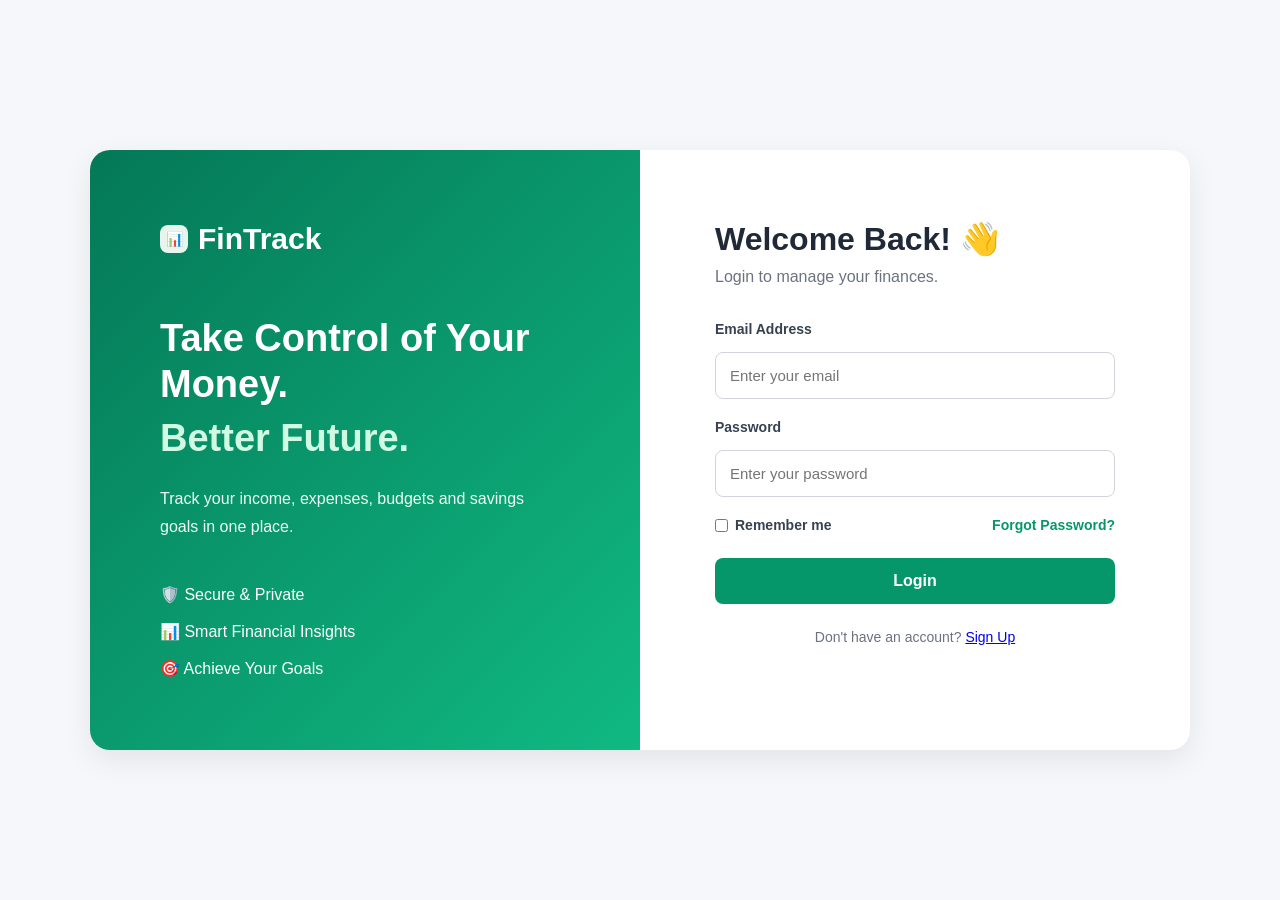
<file: index.html>
<!DOCTYPE html>

<html lang="en">

<head>

    <meta charset="UTF-8">

    <meta
        name="viewport"
        content="width=device-width, initial-scale=1.0"
    >

    <title>FinTrack</title>

    <meta
        http-equiv="refresh"
        content="0; url=pages/login.html"
    >

</head>

<body>

    <p>
        Redirecting to FinTrack...
    </p>

</body>

</html>
</file>
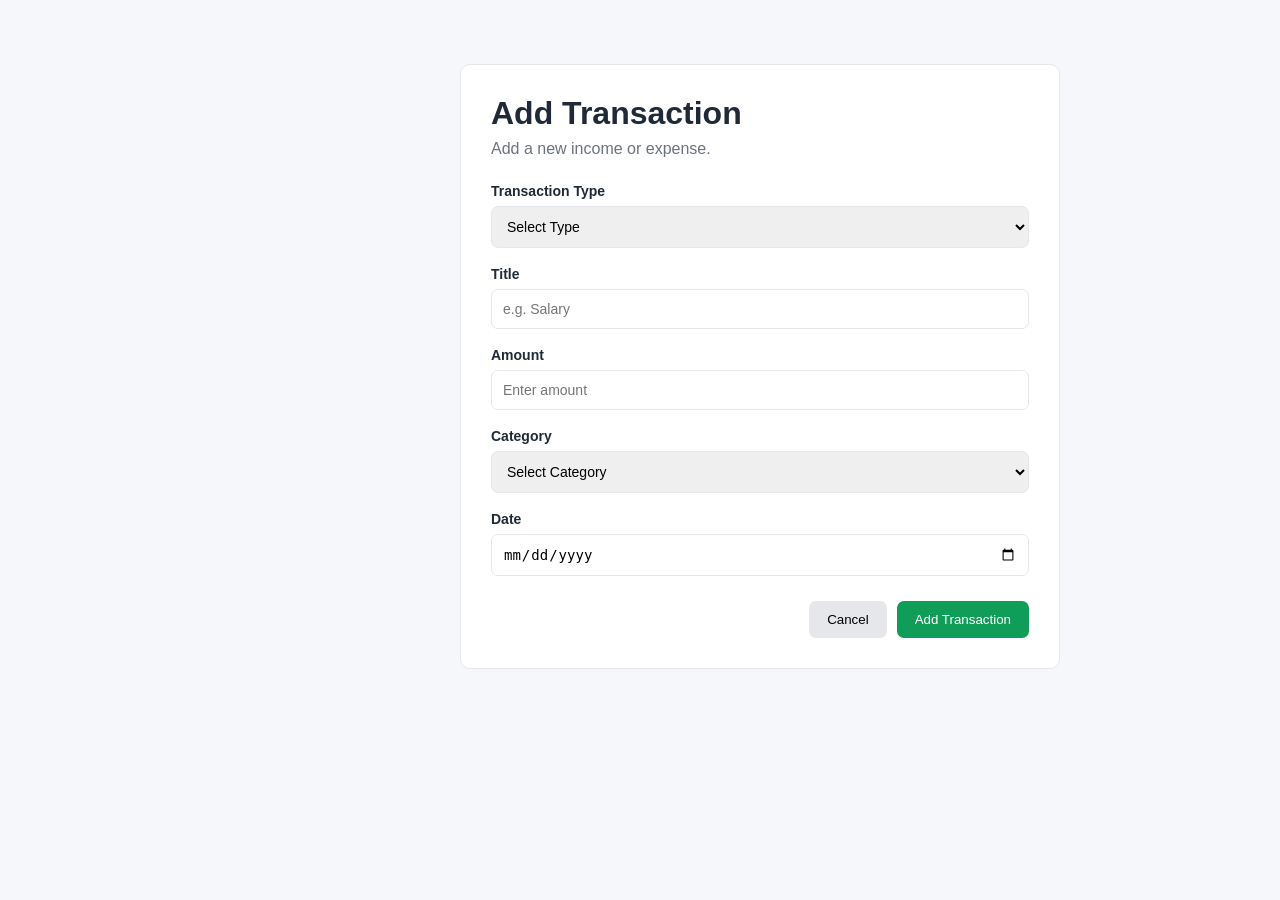
<file: pages/add-transaction.html>
<!DOCTYPE html>
<html lang="en">

<head>

    <meta charset="UTF-8">

    <meta name="viewport"
          content="width=device-width, initial-scale=1.0">

    <title>FinTrack - Add Transaction</title>

    <link rel="stylesheet" href="../css/reset.css">
    <link rel="stylesheet" href="../css/variables.css">
    <link rel="stylesheet" href="../css/layout.css">
    <link rel="stylesheet" href="../css/components.css">
    <link rel="stylesheet" href="../css/responsive.css">

</head>


<body>

    <main class="main-content">

        <div class="form-container">

            <h1>Add Transaction</h1>

            <p>
                Add a new income or expense.
            </p>


            <form id="transaction-form">

                <!-- Transaction Type -->

                <div class="form-group">

                    <label for="type">
                        Transaction Type
                    </label>

                    <select id="type" required>

                        <option value="">
                            Select Type
                        </option>

                        <option value="income">
                            Income
                        </option>

                        <option value="expense">
                            Expense
                        </option>

                    </select>

                </div>


                <!-- Title -->

                <div class="form-group">

                    <label for="title">
                        Title
                    </label>

                    <input
                        type="text"
                        id="title"
                        placeholder="e.g. Salary"
                        required
                    >

                </div>


                <!-- Amount -->

                <div class="form-group">

                    <label for="amount">
                        Amount
                    </label>

                    <input
                        type="number"
                        id="amount"
                        placeholder="Enter amount"
                        min="1"
                        step="0.01"
                        required
                    >

                </div>


                <!-- Category -->

                <div class="form-group">

                    <label for="category">
                        Category
                    </label>

                    <select id="category" required>

                        <option value="">
                            Select Category
                        </option>

                        <option value="Income">
                            Income
                        </option>

                        <option value="Food & Dining">
                            Food & Dining
                        </option>

                        <option value="Transport">
                            Transport
                        </option>

                        <option value="Shopping">
                            Shopping
                        </option>

                        <option value="Utilities">
                            Utilities
                        </option>

                        <option value="Entertainment">
                            Entertainment
                        </option>

                        <option value="Health">
                            Health
                        </option>

                        <option value="Others">
                            Others
                        </option>

                    </select>

                </div>


                <!-- Date -->

                <div class="form-group">

                    <label for="date">
                        Date
                    </label>

                    <input
                        type="date"
                        id="date"
                        required
                    >

                </div>


                <!-- Buttons -->

                <div class="form-actions">

                    <button
                        type="button"
                        onclick="history.back()"
                    >
                        Cancel
                    </button>

                    <button type="submit">
                        Add Transaction
                    </button>

                </div>

            </form>

        </div>

    </main>


    <script
        type="module"
        src="../js/pages/addTransaction.js">
    </script>

</body>

</html>
</file>
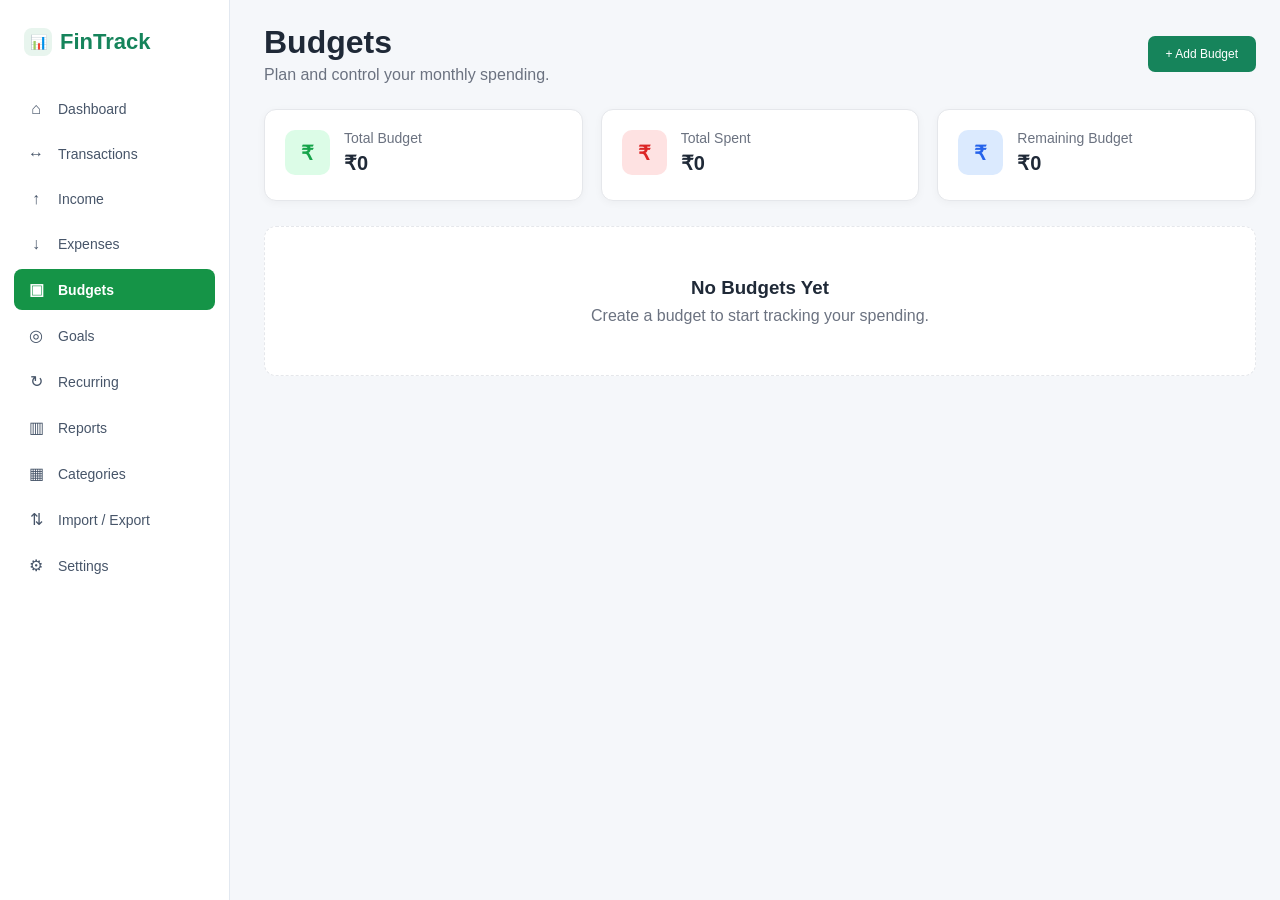
<file: pages/budgets.html>
<!DOCTYPE html>
<html lang="en">

<head>

    <meta charset="UTF-8">

    <meta
        name="viewport"
        content="width=device-width, initial-scale=1.0"
    >

    <title>FinTrack - Budgets</title>

    <link rel="stylesheet" href="../css/reset.css">
    <link rel="stylesheet" href="../css/variables.css">
    <link rel="stylesheet" href="../css/components.css">
    <link rel="stylesheet" href="../css/layout.css">
    <link rel="stylesheet" href="../css/responsive.css">

</head>


<body>

    <div class="app-layout">


        <!-- Sidebar -->

        <aside class="sidebar">

            <div class="logo">

                <div class="logo-icon">
                    📊
                </div>

                <h2>FinTrack</h2>

            </div>


            <nav class="sidebar-nav">

                <a href="./dashboard.html" class="nav-link">
                    <span class="nav-icon">⌂</span>
                    <span>Dashboard</span>
                </a>

                <a href="./transactions.html" class="nav-link">
                    <span class="nav-icon">↔</span>
                    <span>Transactions</span>
                </a>

                <a href="./income.html" class="nav-link">
                    <span class="nav-icon">↑</span>
                    <span>Income</span>
                </a>

                <a href="./expenses.html" class="nav-link">
                    <span class="nav-icon">↓</span>
                    <span>Expenses</span>
                </a>

                <a href="./budgets.html" class="nav-link">
                    <span class="nav-icon">▣</span>
                    <span>Budgets</span>
                </a>

                <a href="./goals.html" class="nav-link">
                    <span class="nav-icon">◎</span>
                    <span>Goals</span>
                </a>

                <a href="./recurring.html" class="nav-link">
                    <span class="nav-icon">↻</span>
                    <span>Recurring</span>
                </a>

                <a href="./reports.html" class="nav-link">
                    <span class="nav-icon">▥</span>
                    <span>Reports</span>
                </a>

                <a href="./categories.html" class="nav-link">
                    <span class="nav-icon">▦</span>
                    <span>Categories</span>
                </a>

                <a href="./import-export.html" class="nav-link">
                    <span class="nav-icon">⇅</span>
                    <span>Import / Export</span>
                </a>

                <a href="./settings.html" class="nav-link">
                    <span class="nav-icon">⚙</span>
                    <span>Settings</span>
                </a>

            </nav>

        </aside>


        <!-- Main Content -->

        <main class="main-content">


            <!-- Page Header -->

            <div class="page-header">

                <div>

                    <h1>Budgets</h1>

                    <p>
                        Plan and control your monthly spending.
                    </p>

                </div>


                <button
                    class="add-transaction-btn"
                    id="add-budget-btn"
                >
                    + Add Budget
                </button>

            </div>



            <!-- Budget Summary -->

            <div class="summary-cards">


                <div class="summary-card">

                    <div class="card-icon balance-icon">
                        ₹
                    </div>

                    <div class="card-content">

                        <p>Total Budget</p>

                        <h3 id="total-budget">
                            ₹0
                        </h3>

                    </div>

                </div>


                <div class="summary-card">

                    <div class="card-icon expense-icon">
                        ₹
                    </div>

                    <div class="card-content">

                        <p>Total Spent</p>

                        <h3 id="total-spent">
                            ₹0
                        </h3>

                    </div>

                </div>


                <div class="summary-card">

                    <div class="card-icon savings-icon">
                        ₹
                    </div>

                    <div class="card-content">

                        <p>Remaining Budget</p>

                        <h3 id="remaining-budget">
                            ₹0
                        </h3>

                    </div>

                </div>


            </div>



            <!-- Budget List -->

            <div
                class="budgets-page-list"
                id="budgets-page-list"
            >

            </div>



            <!-- Add Budget Modal -->

            <div
                class="modal"
                id="budget-modal"
            >

                <div class="modal-content">


                    <div class="modal-header">

                        <h2>
                            Add Budget
                        </h2>

                        <button
                            class="close-modal"
                            id="close-budget-modal"
                        >
                            ×
                        </button>

                    </div>


                    <form id="budget-form">


                        <div class="form-group">

                            <label for="budget-category">
                                Category
                            </label>

                            <select
                                id="budget-category"
                                required
                            >

                                <option value="">
                                    Select Category
                                </option>

                                <option value="Food & Dining">
                                    Food & Dining
                                </option>

                                <option value="Transport">
                                    Transport
                                </option>

                                <option value="Shopping">
                                    Shopping
                                </option>

                                <option value="Utilities">
                                    Utilities
                                </option>

                                <option value="Entertainment">
                                    Entertainment
                                </option>

                                <option value="Health">
                                    Health
                                </option>

                                <option value="Others">
                                    Others
                                </option>

                            </select>

                        </div>


                        <div class="form-group">

                            <label for="budget-amount">
                                Budget Amount
                            </label>

                            <input
                                type="number"
                                id="budget-amount"
                                placeholder="Enter budget amount"
                                min="1"
                                required
                            >

                        </div>


                        <button
                            type="submit"
                            class="add-transaction-btn"
                        >
                            Save Budget
                        </button>


                    </form>

                </div>

            </div>


        </main>

    </div>

    <script src="../js/utils/theme.js"></script>
    <script src="../js/utils/sidebar.js"></script>



    <script
        type="module"
        src="../js/pages/budgets.js"
    ></script>

</body>

</html>
</file>
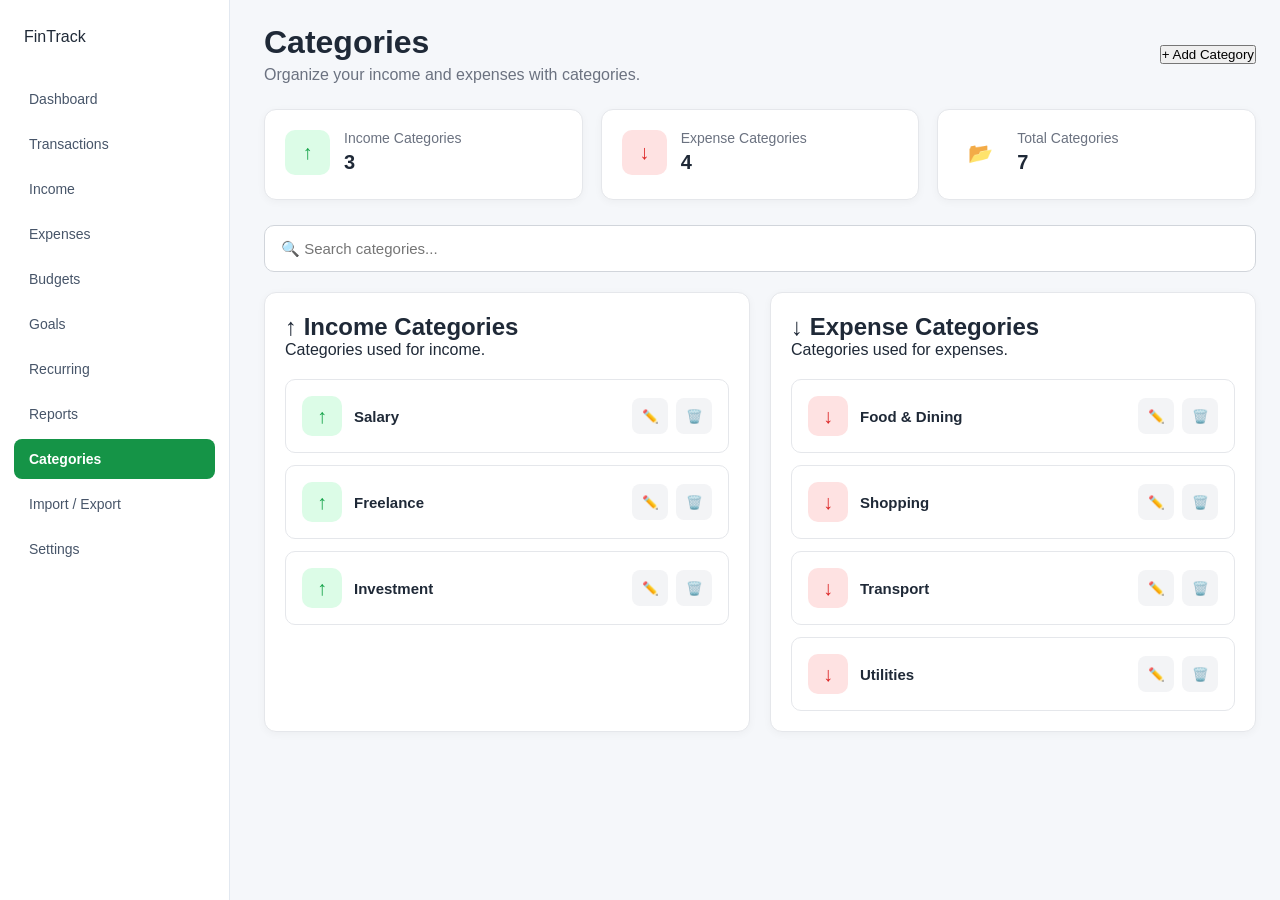
<file: pages/categories.html>
<!DOCTYPE html>

<html lang="en">

<head>

    <meta charset="UTF-8">

    <meta
        name="viewport"
        content="width=device-width, initial-scale=1.0"
    >

    <title>
        Categories | FinTrack
    </title>


    <!-- CSS -->

    <link
        rel="stylesheet"
        href="../css/reset.css"
    >

    <link
        rel="stylesheet"
        href="../css/variables.css"
    >

    <link
        rel="stylesheet"
        href="../css/components.css"
    >

    <link
        rel="stylesheet"
        href="../css/layout.css"
    >

    <link
        rel="stylesheet"
        href="../css/responsive.css"
    >

</head>


<body>


    <!-- =========================
         SIDEBAR
    ========================== -->

    <aside class="sidebar">

        <div class="logo">

            <span>
                FinTrack
            </span>

        </div>


        <nav class="sidebar-nav">

            <a href="dashboard.html">
                <span>Dashboard</span>
            </a>


            <a href="transactions.html">
                <span>Transactions</span>
            </a>


            <a href="income.html">
                <span>Income</span>
            </a>


            <a href="expenses.html">
                <span>Expenses</span>
            </a>


            <a href="budget.html">
                <span>Budgets</span>
            </a>


            <a href="goals.html">
                <span>Goals</span>
            </a>


            <a href="recurring.html">
                <span>Recurring</span>
            </a>


            <a href="reports.html">
                <span>Reports</span>
            </a>


            <a
                href="categories.html"
                class="active"
            >
                <span>Categories</span>
            </a>


            <a href="import-export.html">
                <span>Import / Export</span>
            </a>


            <a href="settings.html">
                <span>Settings</span>
            </a>

        </nav>

    </aside>


    <!-- =========================
         MAIN CONTENT
    ========================== -->

    <main class="main-content">


        <!-- HEADER -->

        <header class="page-header">

            <div>

                <h1>
                    Categories
                </h1>

                <p>
                    Organize your income and expenses with categories.
                </p>

            </div>


            <button
                id="add-category-btn"
                class="primary-btn"
            >
                + Add Category
            </button>

        </header>


        <!-- SUMMARY -->

        <section class="summary-cards">


            <div class="summary-card">

                <div class="card-icon income-icon">
                    ↑
                </div>


                <div class="card-content">

                    <p>
                        Income Categories
                    </p>

                    <h3 id="income-category-count">
                        0
                    </h3>

                </div>

            </div>


            <div class="summary-card">

                <div class="card-icon expense-icon">
                    ↓
                </div>


                <div class="card-content">

                    <p>
                        Expense Categories
                    </p>

                    <h3 id="expense-category-count">
                        0
                    </h3>

                </div>

            </div>


            <div class="summary-card">

                <div class="card-icon">
                    📂
                </div>


                <div class="card-content">

                    <p>
                        Total Categories
                    </p>

                    <h3 id="total-category-count">
                        0
                    </h3>

                </div>

            </div>


        </section>


        <!-- SEARCH -->

        <section class="filter-section">

            <input
                type="text"
                id="search-category"
                placeholder="🔍 Search categories..."
            >

        </section>


        <!-- CATEGORY GRID -->

        <section class="categories-container">


            <!-- INCOME -->

            <div class="dashboard-card">

                <div class="card-header">

                    <div>

                        <h2>
                            ↑ Income Categories
                        </h2>

                        <p>
                            Categories used for income.
                        </p>

                    </div>

                </div>


                <div
                    id="income-category-list"
                    class="category-list"
                >

                </div>

            </div>


            <!-- EXPENSE -->

            <div class="dashboard-card">

                <div class="card-header">

                    <div>

                        <h2>
                            ↓ Expense Categories
                        </h2>

                        <p>
                            Categories used for expenses.
                        </p>

                    </div>

                </div>


                <div
                    id="expense-category-list"
                    class="category-list"
                >

                </div>

            </div>


        </section>


    </main>


    <!-- =========================
         ADD / EDIT MODAL
    ========================== -->

    <div
        id="category-modal"
        class="modal"
    >

        <div class="modal-content">


            <div class="modal-header">

                <h2 id="category-modal-title">
                    Add Category
                </h2>


                <button
                    id="close-category-modal"
                    class="close-btn"
                >
                    ×
                </button>

            </div>


            <form id="category-form">


                <div class="form-group">

                    <label>
                        Category Name
                    </label>

                    <input
                        type="text"
                        id="category-name"
                        placeholder="Enter category name"
                        required
                    >

                </div>


                <div class="form-group">

                    <label>
                        Category Type
                    </label>

                    <select
                        id="category-type"
                        required
                    >

                        <option value="income">
                            Income
                        </option>

                        <option value="expense">
                            Expense
                        </option>

                    </select>

                </div>


                <div class="modal-actions">

                    <button
                        type="button"
                        id="cancel-category-btn"
                        class="secondary-btn"
                    >
                        Cancel
                    </button>


                    <button
                        type="submit"
                        class="primary-btn"
                    >
                        Save Category
                    </button>

                </div>


            </form>

        </div>

    </div>


    <!-- JAVASCRIPT -->

    <script src="../js/utils/theme.js"></script>
    <script src="../js/utils/sidebar.js"></script>


    <script
        type="module"
        src="../js/pages/categories.js"
    ></script>


</body>

</html>
</file>
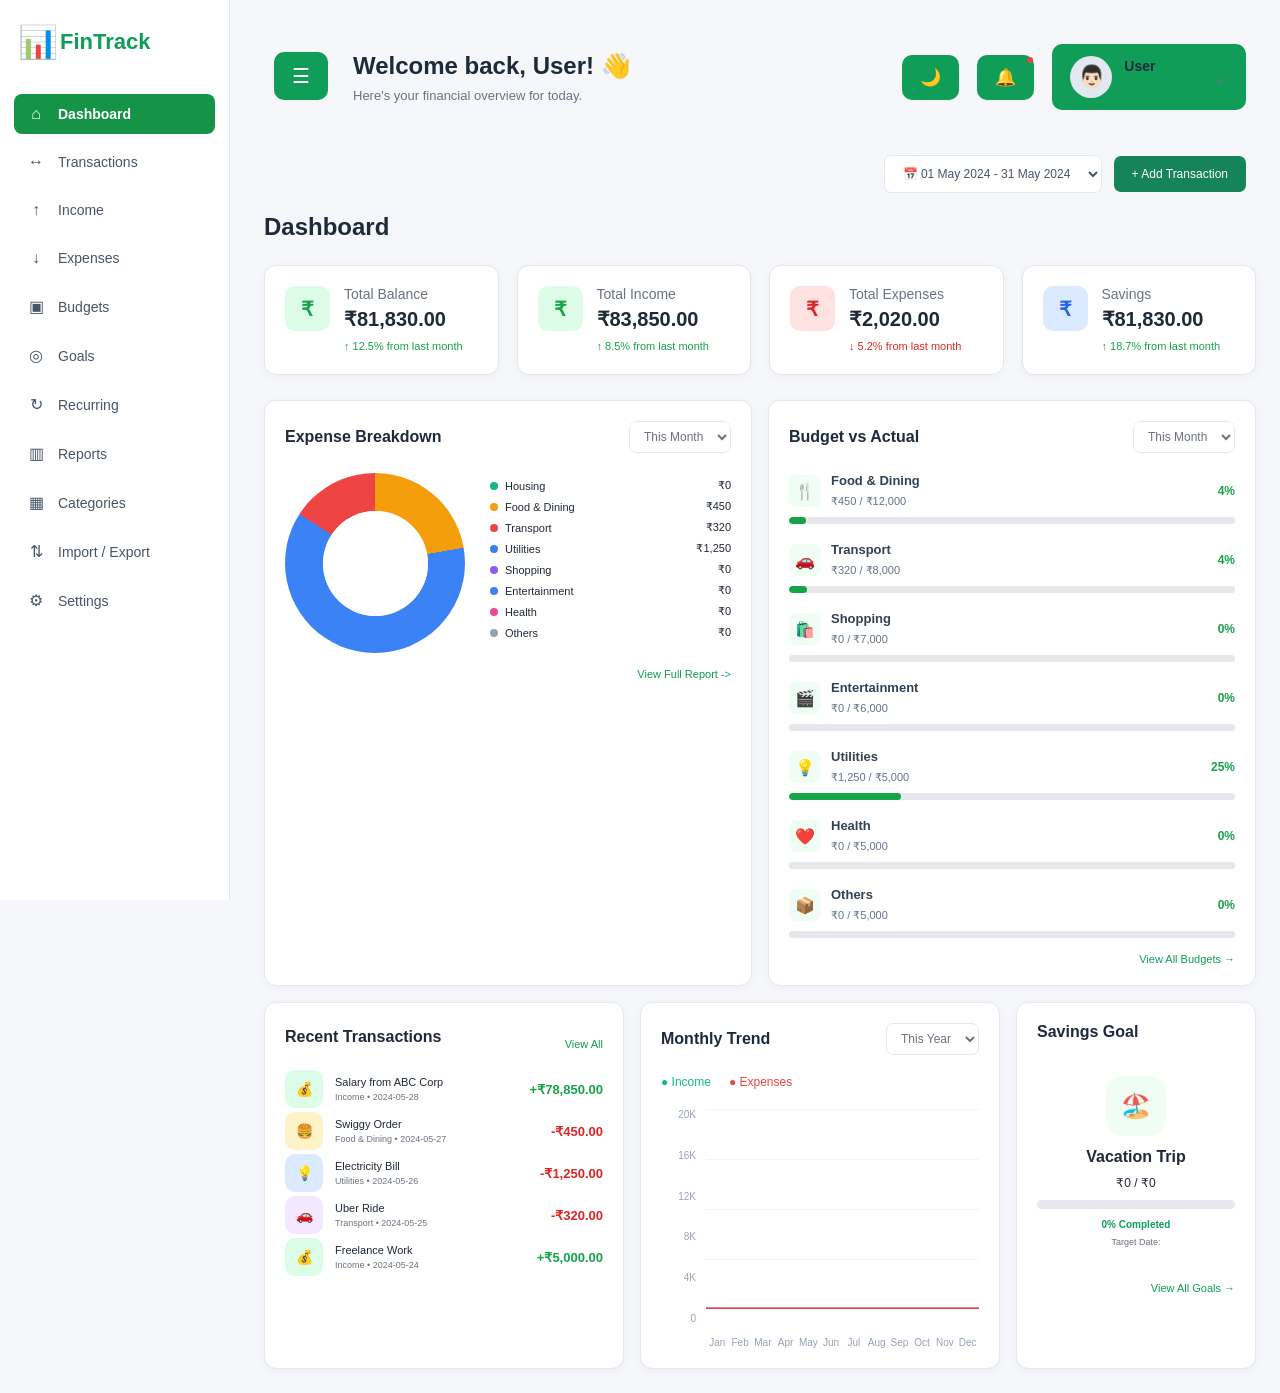
<file: pages/dashboard.html>
<!DOCTYPE html>
<html lang="en">

<head>

    <meta charset="UTF-8">

    <meta name="viewport"
          content="width=device-width, initial-scale=1.0">

    <title>FinTrack - Dashboard</title>

    <link rel="stylesheet" href="../css/reset.css">
    <link rel="stylesheet" href="../css/variables.css">
    <link rel="stylesheet" href="../css/layout.css">
    <link rel="stylesheet" href="../css/components.css">
    <link rel="stylesheet" href="../css/responsive.css">

</head>


<body>

    <!-- Sidebar -->
    <aside class="sidebar">

    <!-- Logo -->

    <div class="logo">

        <div class="logo-icon">
            📊
        </div>

        <h2>FinTrack</h2>

    </div>


    <!-- Navigation -->

    <nav class="sidebar-nav">

        <a
            href="./dashboard.html"
            class="nav-link "
        >
            <span class="nav-icon">⌂</span>
            <span>Dashboard</span>
        </a>


        <a
            href="./transactions.html"
            class="nav-link "
        >
            <span class="nav-icon">↔</span>
            <span>Transactions</span>
        </a>


        <a href="#" class="nav-link">
            <span class="nav-icon">↑</span>
            <span>Income</span>
        </a>


        <a href="#" class="nav-link">
            <span class="nav-icon">↓</span>
            <span>Expenses</span>
        </a>


        <a
            href="./budgets.html"
            class="nav-link"
        >
            <span class="nav-icon">▣</span>
            <span>Budgets</span>
        </a>


        <a
            href="./goals.html"
            class="nav-link"
        >
            <span class="nav-icon">◎</span>
            <span>Goals</span>
        </a>


        <a href="#" class="nav-link">
            <span class="nav-icon">↻</span>
            <span>Recurring</span>
        </a>


        <a href="#" class="nav-link">
            <span class="nav-icon">▥</span>
            <span>Reports</span>
        </a>


        <a href="#" class="nav-link">
            <span class="nav-icon">▦</span>
            <span>Categories</span>
        </a>


        <a href="#" class="nav-link">
            <span class="nav-icon">⇅</span>
            <span>Import / Export</span>
        </a>


        <a href="#" class="nav-link">
            <span class="nav-icon">⚙</span>
            <span>Settings</span>
        </a>

    </nav>

</aside>


    <!-- Main Content -->
    <main class="main-content">


        <!-- Header -->
        <header class="header">

    <!-- Left Side -->

    <div class="header-left">

        <button
            class="menu-icon"
            id="menu-toggle"
            type="button"
            aria-label="Toggle menu">

            ☰

        </button>


        <div class="welcome-section">

            <h1>
                Welcome back,  <span id="welcome-user-name">User</span>! 👋
            </h1>

            <p>
                Here's your financial overview for today.
            </p>

        </div>

    </div>


    <!-- Right Side -->

    <div class="header-right">


        <!-- Dark Mode -->

        <button
            class="header-icon-btn"
            id="theme-toggle"
            type="button"
            title="Toggle Dark Mode">

            🌙

        </button>


        <!-- Notification -->

        <button
            class="header-icon-btn notification-btn"
            type="button"
            title="Notifications">

            🔔

            <span class="notification-dot"></span>

        </button>


        <!-- User Profile -->

        <div
            class="user-profile-wrapper"
            id="profile-wrapper">


            <button
                class="user-profile"
                id="user-profile-btn"
                type="button">


                <div class="user-avatar">
                    👨🏻
                </div>


                <div class="user-info">

                    <strong id="profile-user-name">
                         <span id="profile-user-name">User</span>
                    </strong>

                    <small>
                        Premium User
                    </small>

                </div>


                <span
                    class="dropdown-arrow"
                    id="dropdown-arrow">

                    ⌄

                </span>


            </button>


            <!-- Profile Dropdown -->

            <div
                class="profile-dropdown"
                id="profile-dropdown">


                <div class="dropdown-profile-header">

                    <div class="dropdown-avatar">
                        👨🏻
                    </div>

                    <div>

                        <strong id="dropdown-user-name">
                             <span id="profile-user-name">User</span>
                        </strong>

                        <small id="dropdown-user-email">
                            user@example.com
                        </small>

                    </div>

                </div>


                <div class="dropdown-divider"></div>


                <a
                    href="settings.html"
                    class="dropdown-item">

                    ⚙️
                    <span>Settings</span>

                </a>


                <button
                    class="dropdown-item logout-item"
                    id="logout-btn"
                    type="button">

                    🚪
                    <span>Logout</span>

                </button>


            </div>

        </div>

    </div>

</header>

<!-- Dashboard Top Actions -->

<div class="dashboard-actions">

    <select class="date-selector">

        <option>
            📅 01 May 2024 - 31 May 2024
        </option>

        <option>
            This Month
        </option>

        <option>
            Last Month
        </option>

        <option>
            This Year
        </option>

    </select>


    <button
        class="add-transaction-btn"
        onclick="window.location.href='./add-transaction.html'"
    >

        + Add Transaction

    </button>

</div>



        <!-- Dashboard Content -->
        <section class="dashboard">

            <h2>Dashboard</h2>


            <!-- Summary Cards -->
            <div class="summary-cards">


                <!-- Balance -->
                <div class="summary-card">

                    <div class="card-icon balance-icon">
                        ₹
                    </div>

                    <div class="card-content">

                        <p>Total Balance</p>

                        <h3 id="total-balance">
                            ₹0.00
                        </h3>

                        <span class="positive">
                            ↑ 12.5% from last month
                        </span>

                    </div>

                </div>



                <!-- Income -->
                <div class="summary-card">

                    <div class="card-icon income-icon">
                        ₹
                    </div>

                    <div class="card-content">

                        <p>Total Income</p>

                        <h3 id="total-income">
                            ₹0.00
                        </h3>

                        <span class="positive">
                            ↑ 8.5% from last month
                        </span>

                    </div>

                </div>



                <!-- Expenses -->
                <div class="summary-card">

                    <div class="card-icon expense-icon">
                        ₹
                    </div>

                    <div class="card-content">

                        <p>Total Expenses</p>

                        <h3 id="total-expenses">
                            ₹0.00
                        </h3>

                        <span class="negative">
                            ↓ 5.2% from last month
                        </span>

                    </div>

                </div>



                <!-- Savings -->
                <div class="summary-card">

                    <div class="card-icon savings-icon">
                        ₹
                    </div>

                    <div class="card-content">

                        <p>Savings</p>

                        <h3 id="total-savings">
                            ₹0.00
                        </h3>

                        <span class="positive">
                            ↑ 18.7% from last month
                        </span>

                    </div>

                </div>


            </div>



            <!-- Dashboard Charts -->
            <div class="dashboard-grid">


                <!-- Expense Breakdown -->
                <div class="dashboard-card expense-breakdown">

                    <div class="card-header">

                        <h3>
                            Expense Breakdown
                        </h3>

                        <select>

                            <option>
                                This Month
                            </option>

                            <option>
                                Last Month
                            </option>

                            <option>
                                This Year
                            </option>

                        </select>

                    </div>



                    <div class="expense-content">


                        <div class="donut-chart">

                            <div class="donut-center">

                                <strong id="expense-total">
                                ₹0
                                </strong>

                                <span>
                                    Total Expenses
                                </span>

                            </div>

                        </div>



                        <div class="expense-legend">

                            <div>
                                <span class="legend-dot housing"></span>
                                Housing
                                <strong data-category="Housing">₹0</strong>
                            </div>

                            <div>
                                <span class="legend-dot food"></span>
                                Food & Dining
                                <strong data-category="Food & Dining">₹0</strong>
                            </div>

                            <div>
                                <span class="legend-dot transport"></span>
                                Transport
                                <strong data-category="Transport">₹0</strong>
                            </div>

                            <div>
                                <span class="legend-dot utilities"></span>
                                Utilities
                                <strong data-category="Utilities">₹0</strong>
                            </div>

                            <div>
                                <span class="legend-dot shopping"></span>
                                Shopping
                                <strong data-category="Shopping">₹0</strong>
                            </div>

                            <div>
                                <span class="legend-dot entertainment"></span>
                                Entertainment
                                <strong data-category="Entertainment">₹0</strong>
                            </div>

                            <div>
                                <span class="legend-dot health"></span>
                                Health
                                <strong data-category="Health">₹0</strong>
                            </div>

                            <div>
                                <span class="legend-dot others"></span>
                                Others
                                <strong data-category="Others">₹0</strong>
                            </div>

                        </div>

                    </div>


                    <a
                        href="#"
                        class="view-link">

                        View Full Report ->

                    </a>

                </div>



                <!-- Budget vs Actual -->
                <div class="dashboard-card">


                    <div class="card-header">

                        <h3>
                            Budget vs Actual
                        </h3>

                        <select>

                            <option>
                                This Month
                            </option>

                            <option>
                                Last Month
                            </option>

                            <option>
                                This Year
                            </option>

                        </select>

                    </div>



                    <div class="budget-list">

                    </div>


                    <a
                        href="#"
                        class="view-link">

                        View All Budgets →

                    </a>

                </div>


            </div>



            <!-- Bottom Dashboard Section -->
            <div class="bottom-grid">


                <!-- Recent Transactions -->
                <div class="dashboard-card">


                    <div class="card-header">

                        <h3>
                            Recent Transactions
                        </h3>

                        <a
                            href="#"
                            class="view-link">

                            View All

                        </a>

                    </div>


                    <!-- JavaScript will create transactions here -->
                    <div
                        class="transaction-list"
                        id="transaction-list">

                    </div>


                </div>



                <!-- Monthly Trend -->
                <div class="dashboard-card">


                    <div class="card-header">

                        <h3>
                            Monthly Trend
                        </h3>

                        <select id="trend-period">

                            <option value="this-year">
                                This Year
                            </option>

                            <option value="last-year">
                                Last Year
                            </option>

                        </select>

                    </div>



                    <div class="chart-legend">

                        <span>
                            ● Income
                        </span>

                        <span>
                            ● Expenses
                        </span>

                    </div>



                    <div class="line-chart">


                        <div class="chart-y-axis" id="chart-y-axis">

                            <span>100K</span>
                            <span>80K</span>
                            <span>60K</span>
                            <span>40K</span>
                            <span>20K</span>
                            <span>0</span>

                        </div>



                        <div class="chart-area">


                            <div class="grid-line line-1"></div>
                            <div class="grid-line line-2"></div>
                            <div class="grid-line line-3"></div>
                            <div class="grid-line line-4"></div>
                            <div class="grid-line line-5"></div>



                            <svg
                                viewBox="0 0 500 200"
                                preserveAspectRatio="none">


                                <!-- Income -->
                            <polyline
                                id="income-line"
                                points=""
                                fill="none"
                                stroke="#10b981"
                                stroke-width="3"
                            />

                            <!-- Expenses -->
                            <polyline
                                id="expense-line"
                                points=""
                                fill="none"
                                stroke="#ef4444"
                                stroke-width="3"
                            />

                            </svg>


                        </div>

                    </div>



                    <div class="chart-months">

                        <span>Jan</span>
                        <span>Feb</span>
                        <span>Mar</span>
                        <span>Apr</span>
                        <span>May</span>
                        <span>Jun</span>
                        <span>Jul</span>
                        <span>Aug</span>
                        <span>Sep</span>
                        <span>Oct</span>
                        <span>Nov</span>
                        <span>Dec</span>

                    </div>


                </div>



                <!-- Savings Goal -->
                <div class="dashboard-card savings-goal">

                    <div class="card-header">
                        <h3>Savings Goal</h3>
                    </div>


                    <div class="goal-content">

                        <div
                            class="goal-icon"
                            id="goal-icon">
                            🏖️
                        </div>

                        <h4 id="goal-name">
                            Vacation Trip
                        </h4>

                        <p id="goal-amount">
                            ₹0 / ₹0
                        </p>


                        <div class="goal-progress">

                            <div
                                id="goal-progress"
                                style="width: 0%">
                            </div>

                        </div>


                        <strong id="goal-percentage">
                            0% Completed
                        </strong>

                        <small id="goal-date">
                            Target Date:
                        </small>

                    </div>


                    <a
                        href="./goals.html"
                        class="view-link">
                        View All Goals →
                    </a>

                </div>


            </div>


        </section>


    </main>

  <script src="../js/utils/theme.js"></script>
  <script src="../js/utils/sidebar.js"></script>
  <script
    type="module"
    src="../js/components/profileDropdown.js">
</script>

    <!-- Main JavaScript -->
    <script
        type="module"
        src="../js/app.js">
    </script>


</body>

</html>
</file>
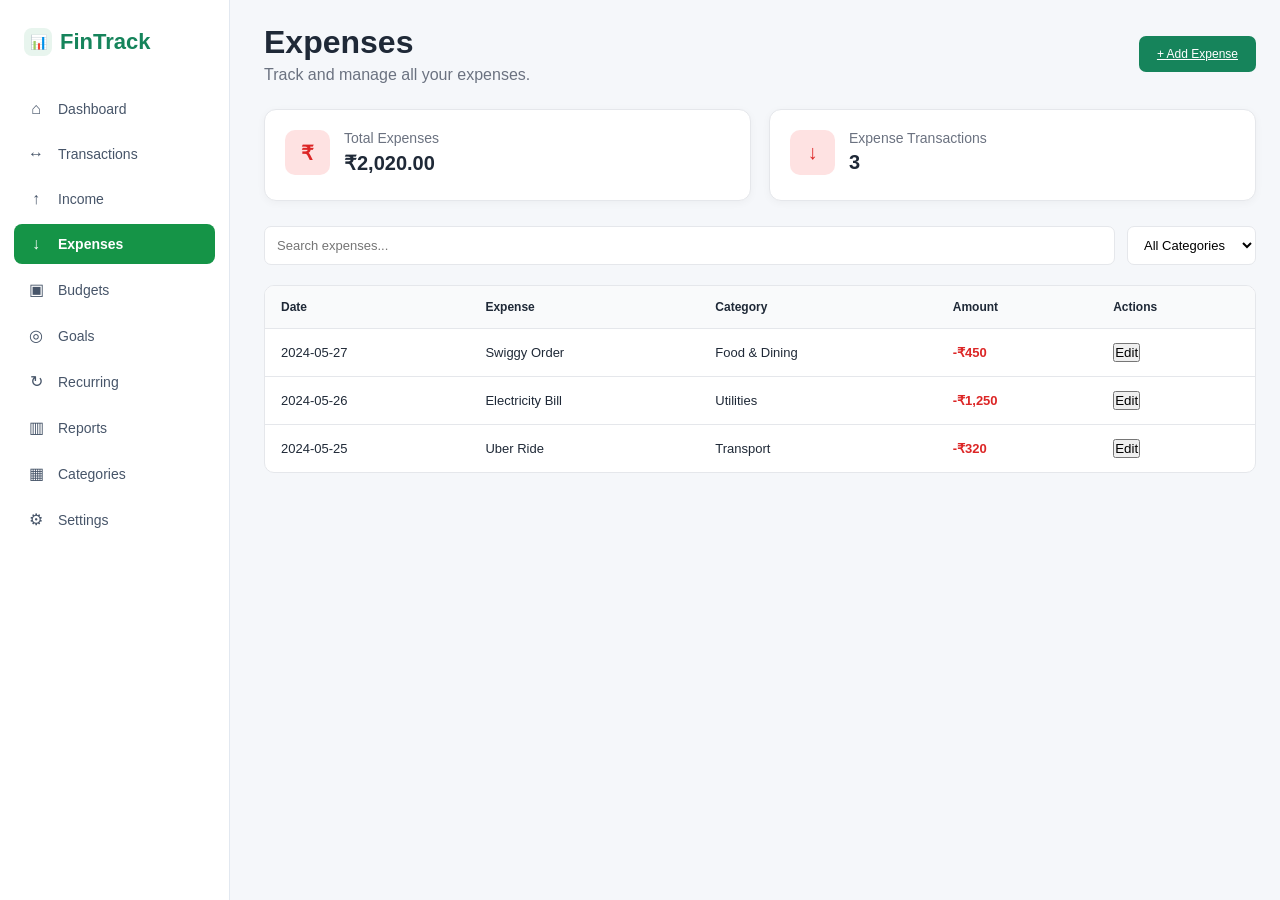
<file: pages/expenses.html>
<!DOCTYPE html>
<html lang="en">

<head>

    <meta charset="UTF-8">

    <meta
        name="viewport"
        content="width=device-width, initial-scale=1.0"
    >

    <title>FinTrack - Expenses</title>

    <link rel="stylesheet" href="../css/reset.css">
    <link rel="stylesheet" href="../css/variables.css">
    <link rel="stylesheet" href="../css/components.css">
    <link rel="stylesheet" href="../css/layout.css">
    <link rel="stylesheet" href="../css/responsive.css">

</head>


<body>

    <div class="app-layout">


        <!-- Sidebar -->

        <aside class="sidebar">

            <div class="logo">

                <div class="logo-icon">📊</div>

                <h2>FinTrack</h2>

            </div>


            <nav class="sidebar-nav">

                <a href="./dashboard.html" class="nav-link">
                    <span class="nav-icon">⌂</span>
                    <span>Dashboard</span>
                </a>

                <a href="./transactions.html" class="nav-link">
                    <span class="nav-icon">↔</span>
                    <span>Transactions</span>
                </a>

                <a href="./income.html" class="nav-link">
                    <span class="nav-icon">↑</span>
                    <span>Income</span>
                </a>

                <a href="./expenses.html" class="nav-link">
                    <span class="nav-icon">↓</span>
                    <span>Expenses</span>
                </a>

                <a href="./budgets.html" class="nav-link">
                    <span class="nav-icon">▣</span>
                    <span>Budgets</span>
                </a>

                <a href="./goals.html" class="nav-link">
                    <span class="nav-icon">◎</span>
                    <span>Goals</span>
                </a>

                <a href="./recurring.html" class="nav-link">
                    <span class="nav-icon">↻</span>
                    <span>Recurring</span>
                </a>

                <a href="./reports.html" class="nav-link">
                    <span class="nav-icon">▥</span>
                    <span>Reports</span>
                </a>

                <a href="./categories.html" class="nav-link">
                    <span class="nav-icon">▦</span>
                    <span>Categories</span>
                </a>

                <a href="./settings.html" class="nav-link">
                    <span class="nav-icon">⚙</span>
                    <span>Settings</span>
                </a>

            </nav>

        </aside>


        <!-- Main Content -->

        <main class="main-content">


            <div class="page-header">

                <div>

                    <h1>Expenses</h1>

                    <p>
                        Track and manage all your expenses.
                    </p>

                </div>


                <a
                    href="./add-transaction.html"
                    class="add-transaction-btn"
                >
                    + Add Expense
                </a>

            </div>


            <!-- Expense Summary -->

            <div class="summary-cards">


                <div class="summary-card">

                    <div class="card-icon expense-icon">
                        ₹
                    </div>

                    <div class="card-content">

                        <p>Total Expenses</p>

                        <h3 id="expense-total">
                            ₹0.00
                        </h3>

                    </div>

                </div>


                <div class="summary-card">

                    <div class="card-icon expense-icon">
                        ↓
                    </div>

                    <div class="card-content">

                        <p>Expense Transactions</p>

                        <h3 id="expense-count">
                            0
                        </h3>

                    </div>

                </div>


            </div>


            <!-- Filters -->

            <div class="transaction-filters">

                <input
                    type="text"
                    id="expense-search"
                    placeholder="Search expenses..."
                >


                <select id="expense-category-filter">

                    <option value="all">
                        All Categories
                    </option>

                </select>

            </div>


            <!-- Expense Table -->

            <div class="transactions-card">

                <table>

                    <thead>

                        <tr>

                            <th>Date</th>
                            <th>Expense</th>
                            <th>Category</th>
                            <th>Amount</th>
                            <th>Actions</th>

                        </tr>

                    </thead>


                    <tbody id="expense-table-body">

                    </tbody>

                </table>

            </div>


        </main>

    </div>

    <script src="../js/utils/theme.js"></script>
    <script src="../js/utils/sidebar.js"></script>



    <script
        type="module"
        src="../js/pages/expenses.js"
    ></script>

</body>

</html>
</file>
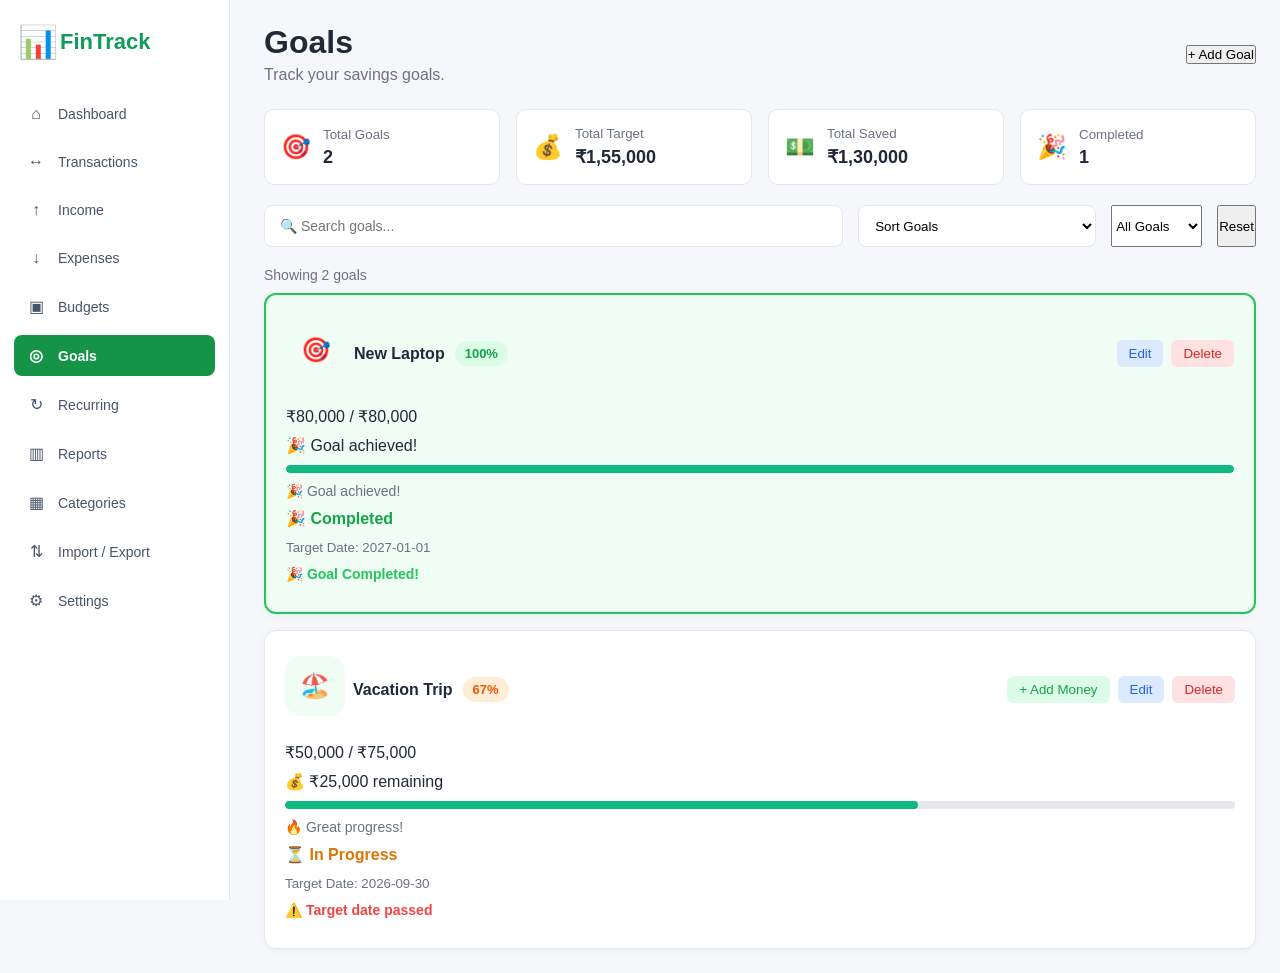
<file: pages/goals.html>
<!DOCTYPE html>
<html lang="en">

<head>

    <meta charset="UTF-8">

    <meta name="viewport"
          content="width=device-width, initial-scale=1.0">

    <title>FinTrack - Goals</title>

    <link rel="stylesheet" href="../css/reset.css">
    <link rel="stylesheet" href="../css/variables.css">
    <link rel="stylesheet" href="../css/layout.css">
    <link rel="stylesheet" href="../css/components.css">
    <link rel="stylesheet" href="../css/responsive.css">

</head>

<body>

     <aside class="sidebar">

            <div class="logo">

                <div class="logo-icon">
                    📊
                </div>

                <h2>FinTrack</h2>

            </div>


            <nav class="sidebar-nav">

                <a href="./dashboard.html" class="nav-link">
                    <span class="nav-icon">⌂</span>
                    <span>Dashboard</span>
                </a>

                <a href="./transactions.html" class="nav-link">
                    <span class="nav-icon">↔</span>
                    <span>Transactions</span>
                </a>

                <a href="./income.html" class="nav-link">
                    <span class="nav-icon">↑</span>
                    <span>Income</span>
                </a>

                <a href="./expenses.html" class="nav-link">
                    <span class="nav-icon">↓</span>
                    <span>Expenses</span>
                </a>

                <a href="./budgets.html" class="nav-link">
                    <span class="nav-icon">▣</span>
                    <span>Budgets</span>
                </a>

                <a href="./goals.html" class="nav-link">
                    <span class="nav-icon">◎</span>
                    <span>Goals</span>
                </a>

                <a href="./recurring.html" class="nav-link">
                    <span class="nav-icon">↻</span>
                    <span>Recurring</span>
                </a>

                <a href="./reports.html" class="nav-link">
                    <span class="nav-icon">▥</span>
                    <span>Reports</span>
                </a>

                <a href="./categories.html" class="nav-link">
                    <span class="nav-icon">▦</span>
                    <span>Categories</span>
                </a>

                <a href="./import-export.html" class="nav-link">
                    <span class="nav-icon">⇅</span>
                    <span>Import / Export</span>
                </a>

                <a href="./settings.html" class="nav-link">
                    <span class="nav-icon">⚙</span>
                    <span>Settings</span>
                </a>

            </nav>

        </aside>


        <!-- =========================
             MAIN CONTENT
        ========================== -->

    <main class="main-content">

        <div class="page-header">

            <div>

                <h1>Goals</h1>

                <p>
                    Track your savings goals.
                </p>

            </div>

            <button id="add-goal-btn">
                + Add Goal
            </button>

        </div>

        <!-- Goal Statistics -->

        <div class="goal-stats">

            <div class="stat-card">

                <span>🎯</span>

                <div>
                    <small>Total Goals</small>

                    <strong id="total-goals">0</strong>
                </div>

            </div>


            <div class="stat-card">

                <span>💰</span>

                <div>
                    <small>Total Target</small>

                    <strong id="total-target">₹0</strong>
                </div>

            </div>


            <div class="stat-card">

                <span>💵</span>

                <div>
                    <small>Total Saved</small>

                    <strong id="total-saved">₹0</strong>
                </div>

            </div>


            <div class="stat-card">

                <span>🎉</span>

                <div>
                    <small>Completed</small>

                    <strong id="completed-goals">0</strong>
                </div>

            </div>

        </div>

       
        <div class="goal-tools">

            <div class="goal-search">

                <input
                    type="text"
                    id="search-goals"
                    placeholder="🔍 Search goals..."
                >

            </div>


            <select id="sort-goals">

                <option value="default">
                    Sort Goals
                </option>

                <option value="date">
                    Target Date
                </option>

                <option value="target-high">
                    Highest Target Amount
                </option>

                <option value="saved-high">
                    Highest Saved Amount
                </option>

                <option value="percentage">
                    Highest Completion
                </option>

                 <option value="remaining-low">
                    Remaining Amount: Low to High
                </option>

                <option value="remaining-high">
                    Remaining Amount: High to Low
                </option>
                <option value="completed-first">
                    Completed Goals First
                </option>
                <option value="in-progress-first">
                    In Progress Goals First
                </option>

            </select>

           <!-- Filter Goals -->

            <select id="filter-goals">

                <option value="all">
                    All Goals
                </option>

                <option value="in-progress">
                    In Progress
                </option>

                <option value="completed">
                    Completed
                </option>

            </select>
            <button
                type="button"
                id="reset-goals-btn"
            >
                Reset
            </button>

        </div>
        


        <!-- Goal Form -->

        <div
            class="form-container"
            id="goal-form-container"
            style="display: none;">

            <h2>Add Savings Goal</h2>

            <form id="goal-form">

                <div class="form-group">

                    <label for="goal-name">
                        Goal Name
                    </label>

                    <input
                        type="text"
                        id="goal-name"
                        placeholder="e.g. Vacation Trip"
                        required>

                </div>
                <div class="form-group">

                    <label for="goal-icon">
                        Goal Icon
                    </label>

                    <select id="goal-icon">

                        <option value="🎯">🎯 General Goal</option>

                        <option value="💻">💻 Laptop</option>

                        <option value="✈️">✈️ Travel</option>

                        <option value="🚗">🚗 Car</option>

                        <option value="🏠">🏠 House</option>

                        <option value="🎓">🎓 Education</option>

                        <option value="💰">💰 Savings</option>

                    </select>

                </div>


                <div class="form-group">

                    <label for="target-amount">
                        Target Amount
                    </label>

                    <input
                        type="number"
                        id="target-amount"
                        min="1"
                        step="0.01"
                        placeholder="Enter target amount"
                        required>

                </div>


                <div class="form-group">

                    <label for="saved-amount">
                        Saved Amount
                    </label>

                    <input
                        type="number"
                        id="saved-amount"
                        min="0"
                        step="0.01"
                        value="0"
                        required>

                </div>


                <div class="form-group">

                    <label for="target-date">
                        Target Date
                    </label>

                    <input
                        type="date"
                        id="target-date"
                        required>

                </div>


                <div class="form-actions">

                    <button
                        type="button"
                        id="cancel-goal-btn">

                        Cancel

                    </button>

                    <button type="submit">

                        Add Goal

                    </button>

                </div>

            </form>

        </div>

   <p id="goals-count"></p>
        <!-- Goals List -->

        <div
            id="goals-list"
            class="goals-list">
        </div>

    </main>
    
    <div id="success-message"></div>

    <div id="error-message"></div>

    <script src="../js/utils/theme.js"></script>
    <script src="../js/utils/sidebar.js"></script>


    <script
        type="module"
        src="../js/pages/goals.js">
    </script>
    
</body>

</html>
</file>
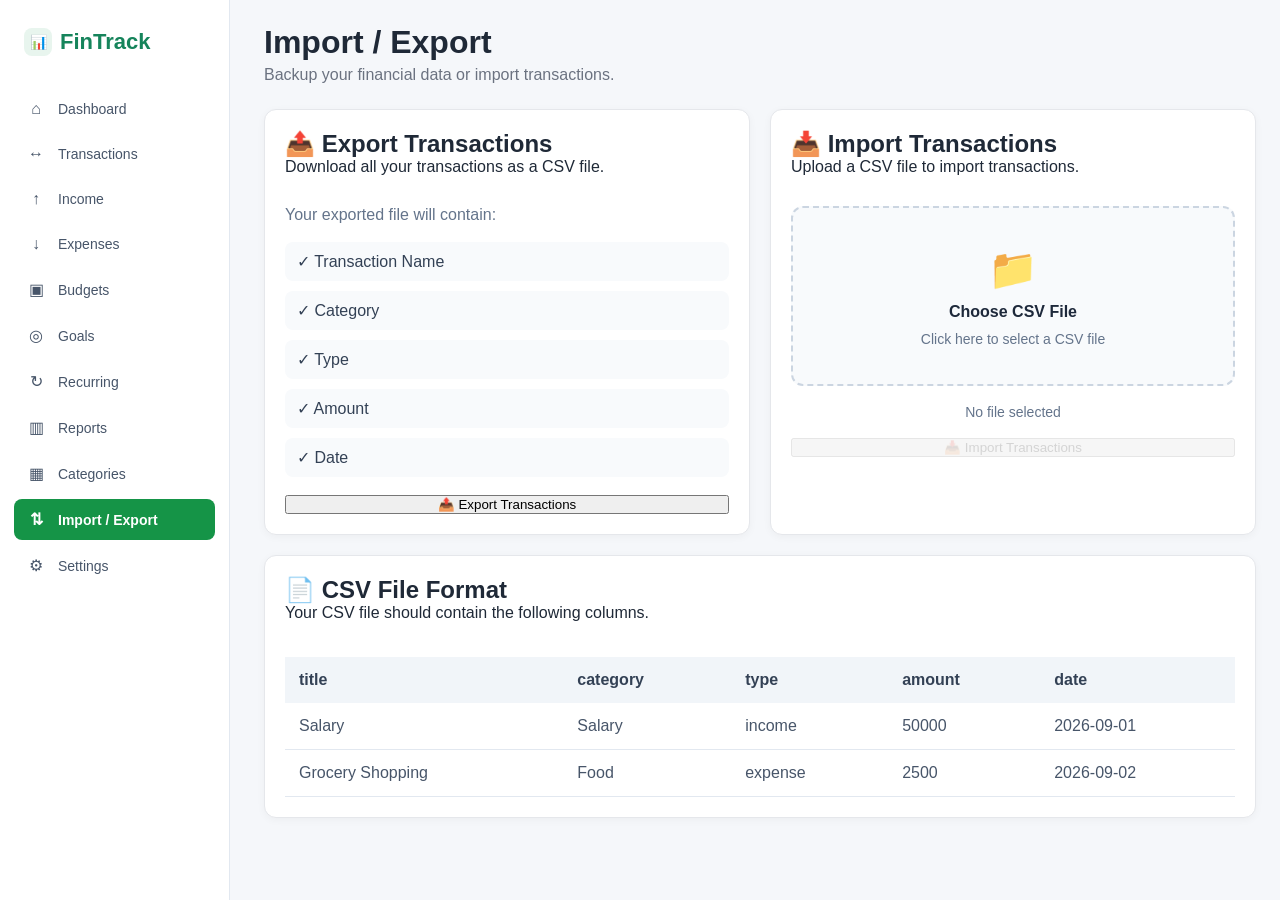
<file: pages/import-export.html>
<!DOCTYPE html>

<html lang="en">

<head>

    <meta charset="UTF-8">

    <meta
        name="viewport"
        content="width=device-width, initial-scale=1.0"
    >

    <title>
        Import / Export | FinTrack
    </title>


    <!-- CSS -->

    <link
        rel="stylesheet"
        href="../css/reset.css"
    >

    <link
        rel="stylesheet"
        href="../css/variables.css"
    >

    <link
        rel="stylesheet"
        href="../css/components.css"
    >

    <link
        rel="stylesheet"
        href="../css/layout.css"
    >

    <link
        rel="stylesheet"
        href="../css/responsive.css"
    >

</head>


<body>


    <!-- =========================
         SIDEBAR
    ========================== -->

    <aside class="sidebar">

            <div class="logo">

                <div class="logo-icon">
                    📊
                </div>

                <h2>FinTrack</h2>

            </div>


            <nav class="sidebar-nav">

                <a href="./dashboard.html" class="nav-link">
                    <span class="nav-icon">⌂</span>
                    <span>Dashboard</span>
                </a>

                <a href="./transactions.html" class="nav-link">
                    <span class="nav-icon">↔</span>
                    <span>Transactions</span>
                </a>

                <a href="./income.html" class="nav-link">
                    <span class="nav-icon">↑</span>
                    <span>Income</span>
                </a>

                <a href="./expenses.html" class="nav-link">
                    <span class="nav-icon">↓</span>
                    <span>Expenses</span>
                </a>

                <a href="./budgets.html" class="nav-link">
                    <span class="nav-icon">▣</span>
                    <span>Budgets</span>
                </a>

                <a href="./goals.html" class="nav-link">
                    <span class="nav-icon">◎</span>
                    <span>Goals</span>
                </a>

                <a href="./recurring.html" class="nav-link">
                    <span class="nav-icon">↻</span>
                    <span>Recurring</span>
                </a>

                <a href="./reports.html" class="nav-link">
                    <span class="nav-icon">▥</span>
                    <span>Reports</span>
                </a>

                <a href="./categories.html" class="nav-link">
                    <span class="nav-icon">▦</span>
                    <span>Categories</span>
                </a>

                <a href="./import-export.html" class="nav-link">
                    <span class="nav-icon">⇅</span>
                    <span>Import / Export</span>
                </a>

                <a href="./settings.html" class="nav-link">
                    <span class="nav-icon">⚙</span>
                    <span>Settings</span>
                </a>

            </nav>

        </aside>


    <!-- =========================
         MAIN CONTENT
    ========================== -->

    <main class="main-content">


        <!-- =========================
             PAGE HEADER
        ========================== -->

        <header class="page-header">

            <div>

                <h1>
                    Import / Export
                </h1>

                <p>
                    Backup your financial data or import transactions.
                </p>

            </div>

        </header>


        <!-- =========================
             IMPORT / EXPORT GRID
        ========================== -->

        <section class="import-export-grid">


            <!-- =====================
                 EXPORT CARD
            ====================== -->

            <div class="dashboard-card">

                <div class="card-header">

                    <div>

                        <h2>
                            📤 Export Transactions
                        </h2>

                        <p>
                            Download all your transactions as a CSV file.
                        </p>

                    </div>

                </div>


                <div class="import-export-content">

                    <p>
                        Your exported file will contain:
                    </p>


                    <ul class="export-list">

                        <li>
                            ✓ Transaction Name
                        </li>

                        <li>
                            ✓ Category
                        </li>

                        <li>
                            ✓ Type
                        </li>

                        <li>
                            ✓ Amount
                        </li>

                        <li>
                            ✓ Date
                        </li>

                    </ul>


                    <button
                        id="export-transactions-btn"
                        class="primary-btn"
                    >
                        📤 Export Transactions
                    </button>

                </div>

            </div>


            <!-- =====================
                 IMPORT CARD
            ====================== -->

            <div class="dashboard-card">

                <div class="card-header">

                    <div>

                        <h2>
                            📥 Import Transactions
                        </h2>

                        <p>
                            Upload a CSV file to import transactions.
                        </p>

                    </div>

                </div>


                <div class="import-export-content">


                    <label
                        for="import-file"
                        class="file-upload-area"
                    >

                        <span class="upload-icon">
                            📁
                        </span>


                        <strong>
                            Choose CSV File
                        </strong>


                        <span>
                            Click here to select a CSV file
                        </span>

                    </label>


                    <input
                        type="file"
                        id="import-file"
                        accept=".csv"
                        hidden
                    >


                    <p
                        id="selected-file-name"
                        class="selected-file-name"
                    >
                        No file selected
                    </p>


                    <button
                        id="import-transactions-btn"
                        class="primary-btn"
                        disabled
                    >
                        📥 Import Transactions
                    </button>


                </div>

            </div>

        </section>
        <!-- =========================
                    CSV PREVIEW
                ========================= -->

                <section
                    id="csv-preview-section"
                    class="dashboard-card csv-preview-section"
                    style="display: none;"
                >

                    <div class="card-header">

                        <div>

                            <h2>
                                👀 CSV Preview
                            </h2>

                            <p>
                                Review your transactions before importing.
                            </p>

                        </div>

                    </div>


                    <div class="csv-table-wrapper">

                        <table class="csv-table">

                            <thead>

                                <tr>

                                    <th>Title</th>

                                    <th>Category</th>

                                    <th>Type</th>

                                    <th>Amount</th>

                                    <th>Date</th>

                                </tr>

                            </thead>


                            <tbody
                                id="csv-preview-body"
                            >

                            </tbody>

                        </table>

                    </div>


                    <p
                        id="csv-preview-summary"
                        class="csv-preview-summary"
                    >
                    </p>

                </section>

        <!-- =========================
             CSV FORMAT GUIDE
        ========================== -->

        <section class="dashboard-card csv-guide">

            <div class="card-header">

                <div>

                    <h2>
                        📄 CSV File Format
                    </h2>

                    <p>
                        Your CSV file should contain the following columns.
                    </p>

                </div>

            </div>


            <div class="csv-table-wrapper">

                <table class="csv-table">

                    <thead>

                        <tr>

                            <th>
                                title
                            </th>

                            <th>
                                category
                            </th>

                            <th>
                                type
                            </th>

                            <th>
                                amount
                            </th>

                            <th>
                                date
                            </th>

                        </tr>

                    </thead>


                    <tbody>

                        <tr>

                            <td>
                                Salary
                            </td>

                            <td>
                                Salary
                            </td>

                            <td>
                                income
                            </td>

                            <td>
                                50000
                            </td>

                            <td>
                                2026-09-01
                            </td>

                        </tr>


                        <tr>

                            <td>
                                Grocery Shopping
                            </td>

                            <td>
                                Food
                            </td>

                            <td>
                                expense
                            </td>

                            <td>
                                2500
                            </td>

                            <td>
                                2026-09-02
                            </td>

                        </tr>

                    </tbody>

                </table>

            </div>

        </section>


        <!-- =========================
             STATUS MESSAGE
        ========================== -->

        <div
            id="import-export-message"
            class="success-message"
        ></div>


    </main>


    <!-- =========================
         JAVASCRIPT
    ========================== -->
    <script src="../js/utils/theme.js"></script>
    <script src="../js/utils/sidebar.js"></script>

    <script
        type="module"
        src="../js/pages/import-export.js"
    ></script>


</body>

</html>
</file>
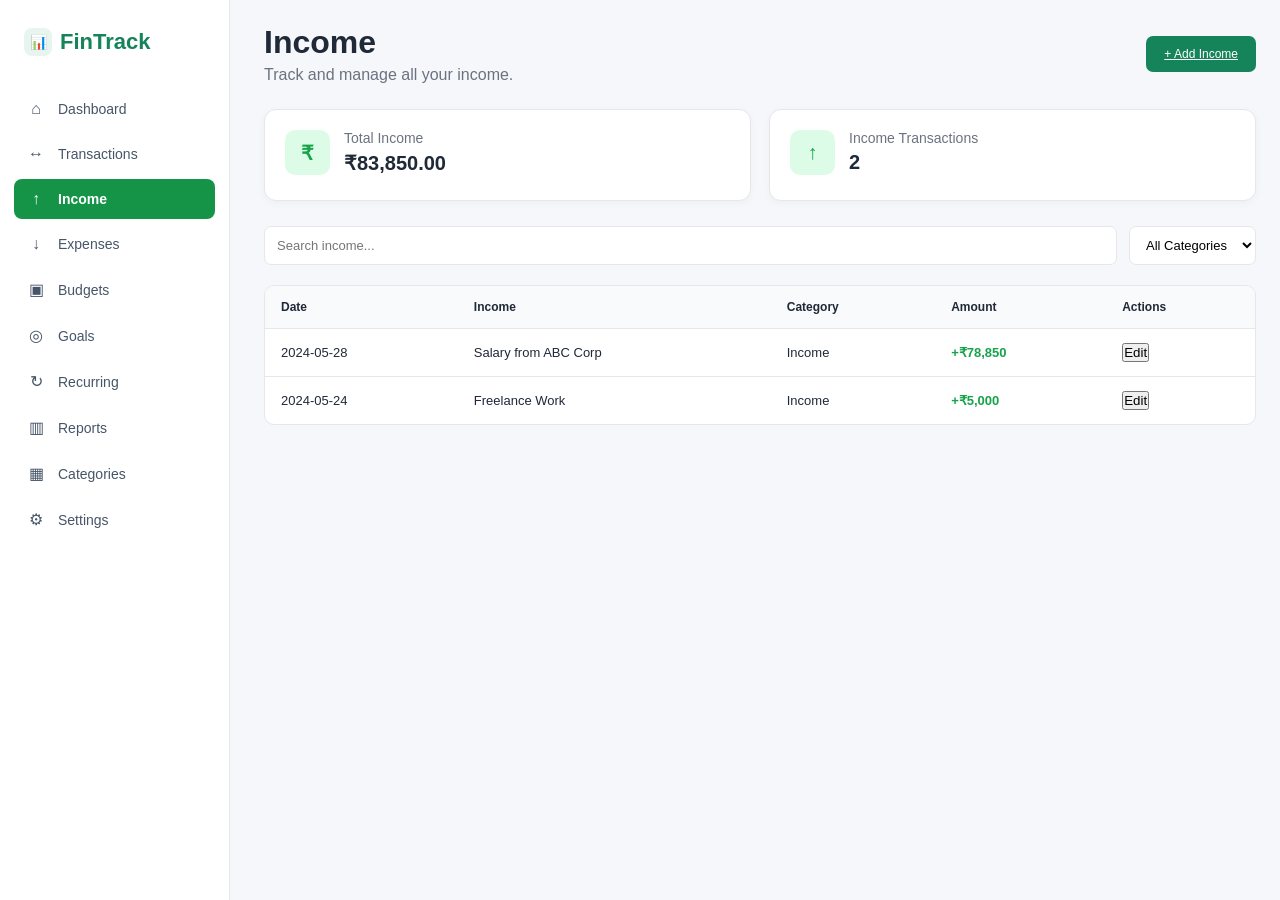
<file: pages/income.html>
<!DOCTYPE html>
<html lang="en">

<head>

    <meta charset="UTF-8">

    <meta
        name="viewport"
        content="width=device-width, initial-scale=1.0"
    >

    <title>FinTrack - Income</title>

    <link rel="stylesheet" href="../css/reset.css">
    <link rel="stylesheet" href="../css/variables.css">
    <link rel="stylesheet" href="../css/components.css">
    <link rel="stylesheet" href="../css/layout.css">
    <link rel="stylesheet" href="../css/responsive.css">

</head>


<body>

    <div class="app-layout">


        <!-- Sidebar -->

        <aside class="sidebar">

            <div class="logo">

                <div class="logo-icon">
                    📊
                </div>

                <h2>FinTrack</h2>

            </div>


            <nav class="sidebar-nav">

                <a href="./dashboard.html" class="nav-link">
                    <span class="nav-icon">⌂</span>
                    <span>Dashboard</span>
                </a>


                <a href="./transactions.html" class="nav-link">
                    <span class="nav-icon">↔</span>
                    <span>Transactions</span>
                </a>


                <a href="./income.html" class="nav-link">
                    <span class="nav-icon">↑</span>
                    <span>Income</span>
                </a>


                <a href="./expenses.html" class="nav-link">
                    <span class="nav-icon">↓</span>
                    <span>Expenses</span>
                </a>


                <a href="./budgets.html" class="nav-link">
                    <span class="nav-icon">▣</span>
                    <span>Budgets</span>
                </a>


                <a href="./goals.html" class="nav-link">
                    <span class="nav-icon">◎</span>
                    <span>Goals</span>
                </a>


                <a href="./recurring.html" class="nav-link">
                    <span class="nav-icon">↻</span>
                    <span>Recurring</span>
                </a>


                <a href="./reports.html" class="nav-link">
                    <span class="nav-icon">▥</span>
                    <span>Reports</span>
                </a>


                <a href="./categories.html" class="nav-link">
                    <span class="nav-icon">▦</span>
                    <span>Categories</span>
                </a>


                <a href="./settings.html" class="nav-link">
                    <span class="nav-icon">⚙</span>
                    <span>Settings</span>
                </a>

            </nav>

        </aside>



        <!-- Main Content -->

        <main class="main-content">


            <div class="page-header">

                <div>

                    <h1>
                        Income
                    </h1>

                    <p>
                        Track and manage all your income.
                    </p>

                </div>


                <a
                    href="./add-transaction.html"
                    class="add-transaction-btn"
                >
                    + Add Income
                </a>

            </div>



            <!-- Income Summary -->

            <div class="summary-cards">

                <div class="summary-card">

                    <div class="card-icon income-icon">
                        ₹
                    </div>


                    <div class="card-content">

                        <p>
                            Total Income
                        </p>

                        <h3 id="income-total">
                            ₹0.00
                        </h3>

                    </div>

                </div>


                <div class="summary-card">

                    <div class="card-icon income-icon">
                        ↑
                    </div>


                    <div class="card-content">

                        <p>
                            Income Transactions
                        </p>

                        <h3 id="income-count">
                            0
                        </h3>

                    </div>

                </div>

            </div>



            <!-- Filters -->

            <div class="transaction-filters">

                <input
                    type="text"
                    id="income-search"
                    placeholder="Search income..."
                >


                <select id="income-category-filter">

                    <option value="all">
                        All Categories
                    </option>

                </select>

            </div>



            <!-- Income Table -->

            <div class="transactions-card">

                <table>

                    <thead>

                        <tr>

                            <th>Date</th>

                            <th>Income</th>

                            <th>Category</th>

                            <th>Amount</th>

                            <th>Actions</th>

                        </tr>

                    </thead>


                    <tbody id="income-table-body">

                    </tbody>

                </table>

            </div>


        </main>

    </div>

    <script src="../js/utils/theme.js"></script>

<script src="../js/utils/sidebar.js"></script>

    <script
        type="module"
        src="../js/pages/income.js"
    ></script>

</body>

</html>
</file>
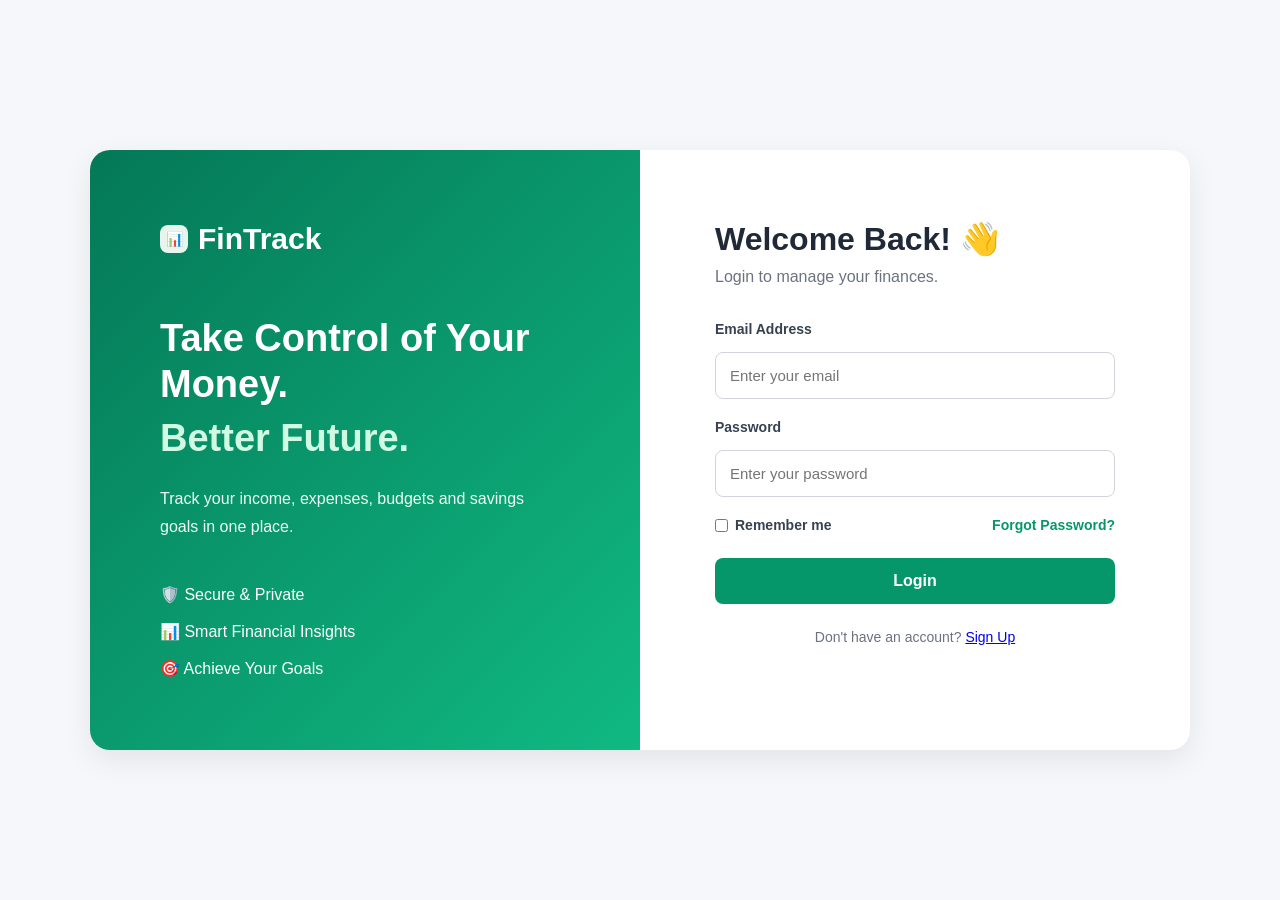
<file: pages/login.html>
<!DOCTYPE html>

<html lang="en">

<head>

    <meta charset="UTF-8">

    <meta
        name="viewport"
        content="width=device-width, initial-scale=1.0"
    >

    <title>
        Login - FinTrack
    </title>


    <link
        rel="stylesheet"
        href="../css/reset.css"
    >

    <link
        rel="stylesheet"
        href="../css/variables.css"
    >

    <link
        rel="stylesheet"
        href="../css/components.css"
    >

    <link
        rel="stylesheet"
        href="../css/layout.css"
    >
    <link
        rel="stylesheet"
        href="../css/responsive.css"
    >
</head>
<body>
    <div class="login-page">
        <div class="login-container">
            <!-- Left Side -->

            <div class="login-info">

                <div class="login-logo">

                    <span class="logo-icon">
                        📊
                    </span>
                    <h1>
                        FinTrack
                    </h1>
                </div>
                <h2>
                    Take Control of Your Money.
                </h2>
                <h3>
                    Better Future.
                </h3>
                <p>
                    Track your income, expenses,
                    budgets and savings goals in one place.
                </p>
                <div class="login-features">
                    <div>
                        🛡️ Secure & Private
                    </div>
                    <div>
                        📊 Smart Financial Insights
                    </div>
                    <div>
                        🎯 Achieve Your Goals
                    </div>
                </div>
            </div>
            <!-- Right Side -->
            <div class="login-form-section">
                <div class="login-form-container">
                    <h2>
                        Welcome Back! 👋
                    </h2>
                    <p>
                        Login to manage your finances.
                    </p>
                    <form id="login-form">
                        <div class="form-group">

                            <label for="email">
                                Email Address
                            </label>
                            <input
                                type="email"
                                id="email"
                                placeholder="Enter your email"
                                required
                            >

                        </div>
                        <div class="form-group">
                            <label for="password">
                                Password
                            </label>
                            <input
                                type="password"
                                id="password"
                                placeholder="Enter your password"
                                required
                            >
                        </div>
                        <div class="login-options">

                            <label>

                                <input
                                    type="checkbox"
                                    id="remember-me"
                                >
                                Remember me
                            </label>
                            <a href="#">
                                Forgot Password?
                            </a>
                        </div>
                        <button
                            type="submit"
                            class="login-btn"
                        >
                            Login
                        </button>
                    </form>
                    <p class="signup-text">

                        Don't have an account?

                       <a href="signup.html">
                            Sign Up
                        </a>
                    </p>
                </div>
            </div>
        </div>
    </div>
    <script
        type="module"
        src="../js/pages/login.js"
    ></script>
</body>

</html>
</file>
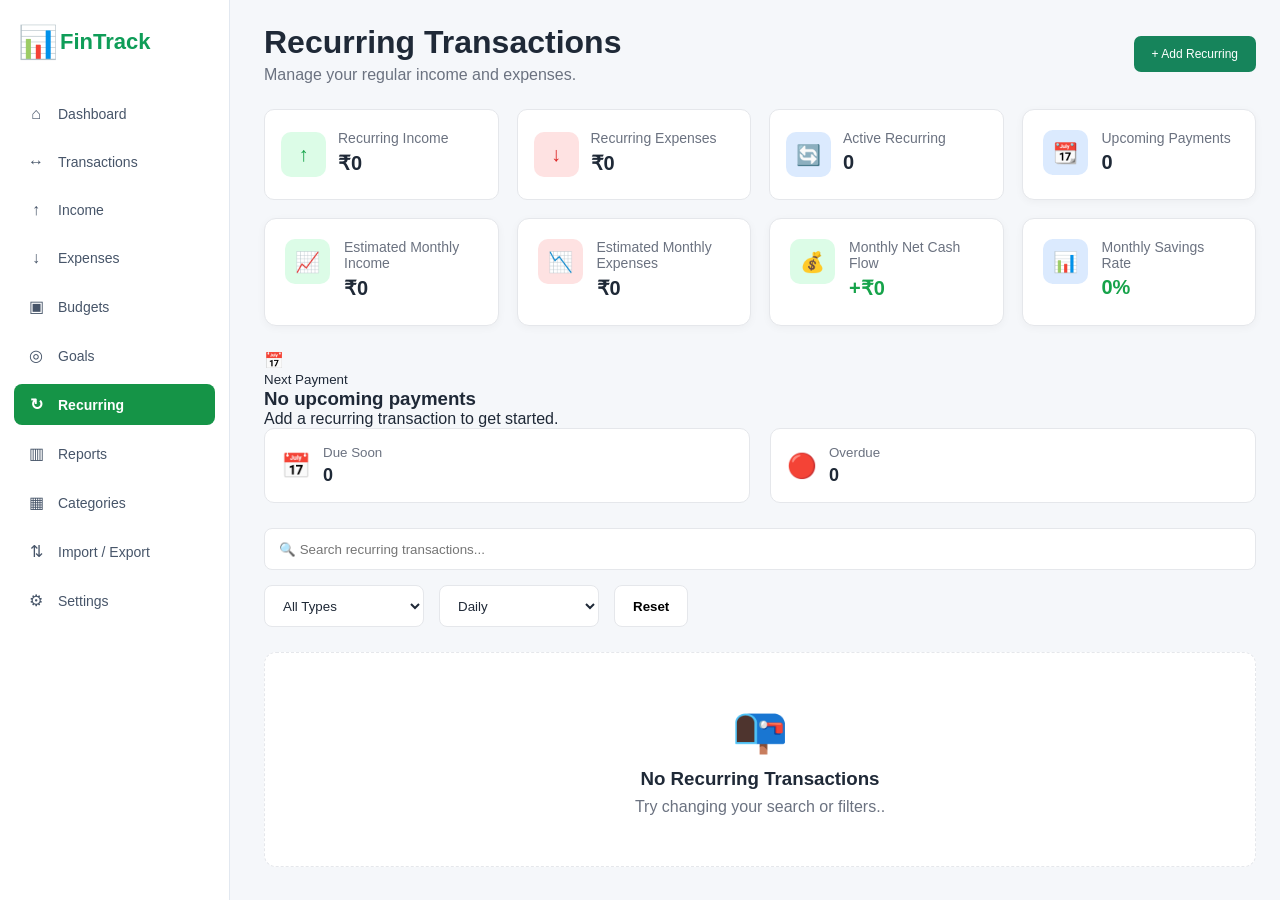
<file: pages/recurring.html>
<!DOCTYPE html>
<html lang="en">

<head>

    <meta charset="UTF-8">

    <meta
        name="viewport"
        content="width=device-width, initial-scale=1.0"
    >

    <title>FinTrack - Recurring Transactions</title>

    <link rel="stylesheet" href="../css/reset.css">
    <link rel="stylesheet" href="../css/variables.css">
    <link rel="stylesheet" href="../css/layout.css">
    <link rel="stylesheet" href="../css/components.css">
    <link rel="stylesheet" href="../css/responsive.css">

</head>


<body>

    <div class="app-layout">


        <!-- Sidebar -->

         <aside class="sidebar">

            <div class="logo">

                <div class="logo-icon">
                    📊
                </div>

                <h2>FinTrack</h2>

            </div>


            <nav class="sidebar-nav">

                <a href="./dashboard.html" class="nav-link">
                    <span class="nav-icon">⌂</span>
                    <span>Dashboard</span>
                </a>

                <a href="./transactions.html" class="nav-link">
                    <span class="nav-icon">↔</span>
                    <span>Transactions</span>
                </a>

                <a href="./income.html" class="nav-link">
                    <span class="nav-icon">↑</span>
                    <span>Income</span>
                </a>

                <a href="./expenses.html" class="nav-link">
                    <span class="nav-icon">↓</span>
                    <span>Expenses</span>
                </a>

                <a href="./budgets.html" class="nav-link">
                    <span class="nav-icon">▣</span>
                    <span>Budgets</span>
                </a>

                <a href="./goals.html" class="nav-link">
                    <span class="nav-icon">◎</span>
                    <span>Goals</span>
                </a>

                <a href="./recurring.html" class="nav-link">
                    <span class="nav-icon">↻</span>
                    <span>Recurring</span>
                </a>

                <a href="./reports.html" class="nav-link">
                    <span class="nav-icon">▥</span>
                    <span>Reports</span>
                </a>

                <a href="./categories.html" class="nav-link">
                    <span class="nav-icon">▦</span>
                    <span>Categories</span>
                </a>

                <a href="./import-export.html" class="nav-link">
                    <span class="nav-icon">⇅</span>
                    <span>Import / Export</span>
                </a>

                <a href="./settings.html" class="nav-link">
                    <span class="nav-icon">⚙</span>
                    <span>Settings</span>
                </a>

            </nav>

        </aside>

        <!-- Main Content -->

        <main class="main-content">


            <!-- Page Header -->

            <div class="page-header">

                <div>

                    <h1>
                        Recurring Transactions
                    </h1>

                    <p>
                        Manage your regular income and expenses.
                    </p>

                </div>


                <button
                    class="add-transaction-btn"
                    id="add-recurring-btn"
                >
                    + Add Recurring
                </button>

            </div>



            <!-- Statistics -->

            <div class="summary-cards">


                <div class="stat-card clickable-stat"
                    id="recurring-income-card">

                    <div class="card-icon income-icon">
                        ↑
                    </div>

                    <div class="card-content">

                        <p>
                            Recurring Income
                        </p>

                        <h3 id="recurring-income">
                            ₹0
                        </h3>

                    </div>

                </div>


                <div
                        class="stat-card clickable-stat"
                        id="recurring-expense-card"
                    >

                    <div class="card-icon expense-icon">
                        ↓
                    </div>

                    <div class="card-content">

                        <p>
                            Recurring Expenses
                        </p>

                        <h3 id="recurring-expenses">
                            ₹0
                        </h3>

                    </div>

                </div>


                <div
                    class="stat-card clickable-stat"
                    id="active-recurring-card"
                >
                    <div class="card-icon savings-icon">
                        🔄
                    </div>

                    <div class="card-content">

                        <p>
                            Active Recurring
                        </p>

                        <h3 id="active-recurring">
                            0
                        </h3>

                    </div>

                </div>

                <div class="summary-card">

                    <div class="card-icon savings-icon">
                        📆
                    </div>

                    <div class="card-content">

                        <p>
                            Upcoming Payments
                        </p>

                        <h3 id="upcoming-payments">
                            0
                        </h3>

                    </div>

                </div>

                <div class="summary-card">

                    <div class="card-icon income-icon">
                        📈
                    </div>

                    <div class="card-content">

                        <p>
                            Estimated Monthly Income
                        </p>

                        <h3 id="monthly-recurring-income">
                            ₹0
                        </h3>

                    </div>

                </div>

                <div class="summary-card">

                    <div class="card-icon expense-icon">
                        📉
                    </div>

                    <div class="card-content">

                        <p>
                            Estimated Monthly Expenses
                        </p>

                        <h3 id="monthly-recurring-expenses">
                            ₹0
                        </h3>

                    </div>

                </div>

                <div class="summary-card">

                    <div class="card-icon balance-icon">
                        💰
                    </div>

                    <div class="card-content">

                        <p>
                            Monthly Net Cash Flow
                        </p>

                        <h3 id="monthly-net-cashflow">
                            ₹0
                        </h3>

                    </div>

                </div>

                <div class="summary-card">

                    <div class="card-icon savings-icon">
                        📊
                    </div>

                    <div class="card-content">

                        <p>
                            Monthly Savings Rate
                        </p>

                        <h3 id="monthly-savings-rate">
                            0%
                        </h3>

                    </div>

                </div>


            </div>


            <div class="next-payment-card">

                <div class="next-payment-icon">
                    📅
                </div>

                <div class="next-payment-content">

                    <small>
                        Next Payment
                    </small>

                    <h3 id="next-payment-name">
                        No upcoming payments
                    </h3>

                    <p id="next-payment-details">
                        Add a recurring transaction to get started.
                    </p>

                </div>

            </div>

          <div class="recurring-status-cards">

                <div
                    class="stat-card clickable-stat"
                    id="due-soon-card"
                >

                    <span>📅</span>

                    <div>

                        <small>Due Soon</small>

                        <strong id="due-soon-count">
                            0
                        </strong>

                    </div>

                </div>


                <div
                    class="stat-card clickable-stat"
                    id="overdue-card"
                >

                    <span>🔴</span>

                    <div>

                        <small>Overdue</small>

                        <strong id="overdue-count">
                            0
                        </strong>

                    </div>

                </div>

            </div>

            <!-- Recurring Tools -->

            <div class="recurring-tools">

                <!-- Search -->

               <div class="search-recurring-container">

                    <input
                        type="text"
                        id="search-recurring"
                        placeholder="🔍 Search recurring transactions..."
                    >

                    <button
                        type="button"
                        id="clear-search-recurring"
                        class="clear-search-btn"
                    >
                        ✕
                    </button>

                </div>


                <!-- Type Filter -->

               <select id="recurring-type-filter">
                    <option value="all">All Types</option>
                    <option value="income">Income</option>
                    <option value="expense">Expense</option>
                </select>


                <!-- Frequency Filter -->

                <select id="recurring-frequency-filter">

                    <option value="daily">
                        Daily
                    </option>

                    <option value="weekly">
                        Weekly
                    </option>

                    <option value="monthly">
                        Monthly
                    </option>

                    <option value="yearly">
                        Yearly
                    </option>

                     <option value="all">
                        All Frequencies
                    </option>

                </select>


                <!-- Reset -->

                <button
                    id="reset-recurring-btn"
                    type="button"
                >
                    Reset
                </button>

            </div>


        <p id="recurring-count"></p>
            <!-- Recurring List -->

            <div
                class="recurring-list"
                id="recurring-list"
            >

            </div>



            <!-- Add/Edit Modal -->

            <div
                class="modal"
                id="recurring-modal"
            >

                <div class="modal-content">


                    <div class="modal-header">

                        <h2 id="recurring-modal-title">
                            Add Recurring Transaction
                        </h2>


                        <button
                            type="button"
                            class="close-modal"
                            id="close-recurring-modal"
                        >
                            ×
                        </button>

                    </div>



                    <form id="recurring-form">


                        <div class="form-group">

                            <label>
                                Transaction Name
                            </label>

                            <input
                                type="text"
                                id="recurring-name"
                                placeholder="e.g. Netflix Subscription"
                                required
                            >

                        </div>



                        <div class="form-group">

                            <label>
                                Type
                            </label>

                            <select
                                id="recurring-type"
                                required
                            >

                                <option value="expense">
                                    Expense
                                </option>

                                <option value="income">
                                    Income
                                </option>

                            </select>

                        </div>



                        <div class="form-group">

                            <label>
                                Category
                            </label>

                            <select
                                id="recurring-category"
                                required
                            >

                                <option value="">
                                    Select Category
                                </option>

                                <option value="Food & Dining">
                                    Food & Dining
                                </option>

                                <option value="Transport">
                                    Transport
                                </option>

                                <option value="Utilities">
                                    Utilities
                                </option>

                                <option value="Shopping">
                                    Shopping
                                </option>

                                <option value="Entertainment">
                                    Entertainment
                                </option>

                                <option value="Health">
                                    Health
                                </option>

                                <option value="Salary">
                                    Salary
                                </option>

                                <option value="Freelance">
                                    Freelance
                                </option>

                                <option value="Others">
                                    Others
                                </option>

                            </select>

                        </div>



                        <div class="form-group">

                            <label>
                                Amount
                            </label>

                            <input
                                type="number"
                                id="recurring-amount"
                                min="1"
                                placeholder="Enter amount"
                                required
                            >

                        </div>



                        <div class="form-group">

                            <label>
                                Frequency
                            </label>

                            <select
                                id="recurring-frequency"
                                required
                            >

                                <option value="daily">
                                    Daily
                                </option>

                                <option value="weekly">
                                    Weekly
                                </option>

                                <option value="monthly">
                                    Monthly
                                </option>

                            </select>

                        </div>



                        <div class="form-group">

                            <label>
                                Next Due Date
                            </label>

                            <input
                                type="date"
                                id="recurring-date"
                                required
                            >

                        </div>



                        <button
                            type="submit"
                            class="add-transaction-btn"
                            id="save-recurring-btn"
                        >
                            Save Recurring
                        </button>


                    </form>

                </div>

            </div>


        </main>

    </div>

    <div id="success-message"
       class="success-message"></div>

      <script src="../js/utils/theme.js"></script>
      <script src="../js/utils/sidebar.js"></script>

    <script
        type="module"
        src="../js/pages/recurring.js"
    ></script>

</body>

</html>
</file>
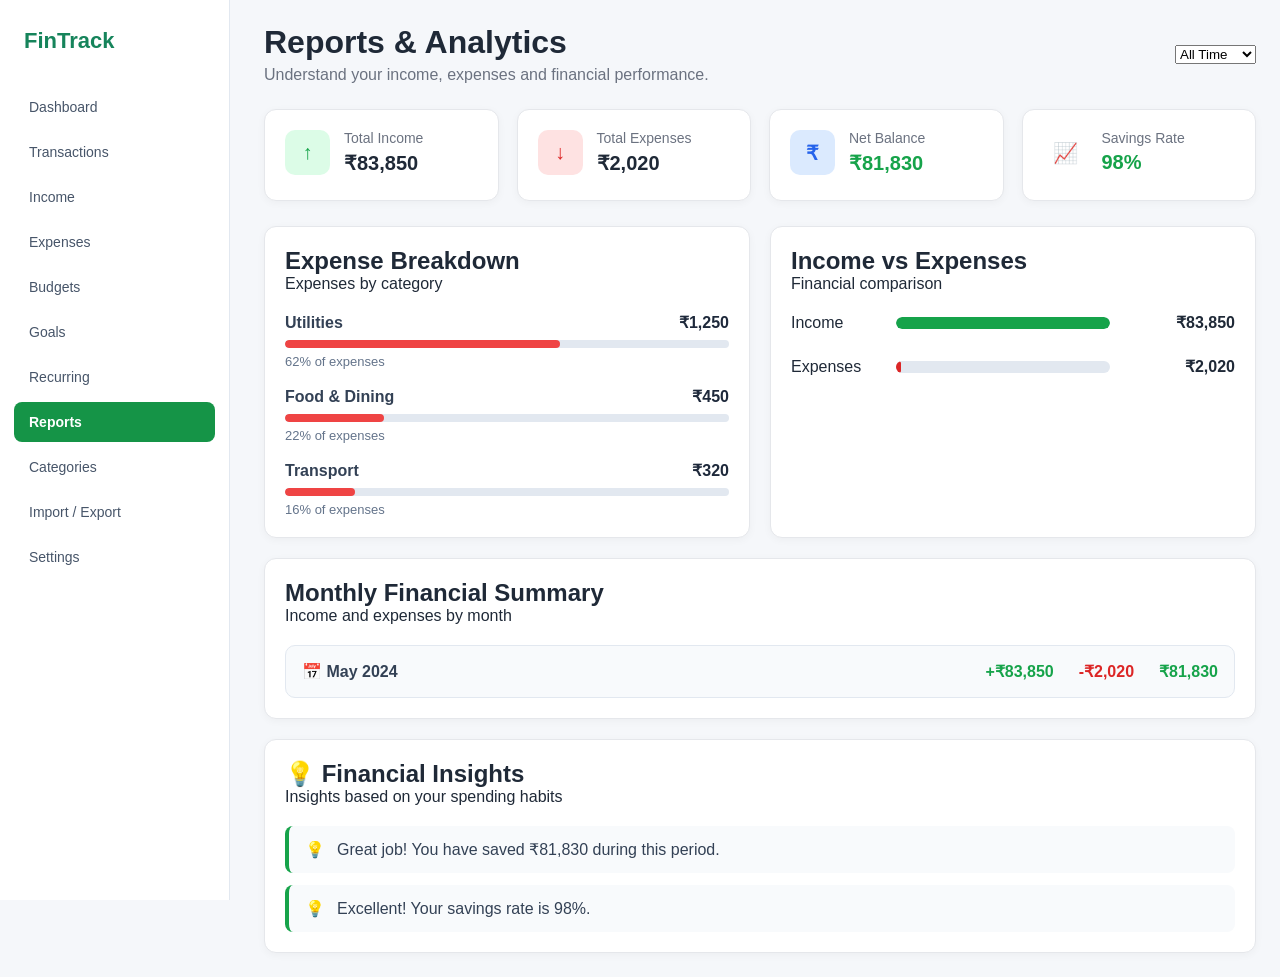
<file: pages/reports.html>
<!DOCTYPE html>

<html lang="en">

<head>

    <meta charset="UTF-8">

    <meta
        name="viewport"
        content="width=device-width, initial-scale=1.0"
    >

    <title>
        Reports | FinTrack
    </title>


    <!-- CSS -->

    <link
        rel="stylesheet"
        href="../css/reset.css"
    >

    <link
        rel="stylesheet"
        href="../css/variables.css"
    >

    <link
        rel="stylesheet"
        href="../css/components.css"
    >

    <link
        rel="stylesheet"
        href="../css/layout.css"
    >

    <link
        rel="stylesheet"
        href="../css/responsive.css"
    >

</head>


<body>


<!-- =========================
     SIDEBAR
========================= -->

<aside class="sidebar">

    <div class="logo">


        <h2>FinTrack</h2>

    </div>


    <nav class="sidebar-nav">


        <a href="dashboard.html">
            Dashboard
        </a>


        <a href="transactions.html">
            Transactions
        </a>


        <a href="income.html">
            Income
        </a>


        <a href="expenses.html">
            Expenses
        </a>


        <a href="budgets.html">
            Budgets
        </a>


        <a href="goals.html">
            Goals
        </a>


        <a href="recurring.html">
            Recurring
        </a>


        <a
            href="reports.html"
            class="active"
        >
            Reports
        </a>


        <a href="categories.html">
            Categories
        </a>


        <a href="import-export.html">
            Import / Export
        </a>


        <a href="settings.html">
            Settings
        </a>


    </nav>

</aside>

    <!-- =========================
         MAIN CONTENT
    ========================== -->

    <main class="main-content">


        <!-- =========================
             HEADER
        ========================== -->

        <header class="page-header">

            <div>

                <h1>
                    Reports & Analytics
                </h1>

                <p>
                    Understand your income, expenses and financial performance.
                </p>

            </div>


            <!-- MONTH FILTER -->

            <div class="report-filter">

                <select id="report-month-filter">

                    <option value="all">
                        All Time
                    </option>

                </select>

            </div>

        </header>


        <!-- =========================
             SUMMARY CARDS
        ========================== -->

        <section class="summary-cards report-summary-cards">


            <!-- TOTAL INCOME -->

            <div class="summary-card">

                <div class="card-icon income-icon">
                    ↑
                </div>


                <div class="card-content">

                    <p>
                        Total Income
                    </p>

                    <h3 id="report-total-income">
                        ₹0
                    </h3>

                </div>

            </div>


            <!-- TOTAL EXPENSE -->

            <div class="summary-card">

                <div class="card-icon expense-icon">
                    ↓
                </div>


                <div class="card-content">

                    <p>
                        Total Expenses
                    </p>

                    <h3 id="report-total-expenses">
                        ₹0
                    </h3>

                </div>

            </div>


            <!-- NET BALANCE -->

            <div class="summary-card">

                <div class="card-icon savings-icon">
                    ₹
                </div>


                <div class="card-content">

                    <p>
                        Net Balance
                    </p>

                    <h3 id="report-net-balance">
                        ₹0
                    </h3>

                </div>

            </div>


            <!-- SAVINGS RATE -->

            <div class="summary-card">

                <div class="card-icon">
                    📈
                </div>


                <div class="card-content">

                    <p>
                        Savings Rate
                    </p>

                    <h3 id="report-savings-rate">
                        0%
                    </h3>

                </div>

            </div>

        </section>


        <!-- =========================
             REPORT GRID
        ========================== -->

        <section class="reports-grid">


            <!-- EXPENSE BREAKDOWN -->

            <div class="dashboard-card">

                <div class="card-header">

                    <div>

                        <h2>
                            Expense Breakdown
                        </h2>

                        <p>
                            Expenses by category
                        </p>

                    </div>

                </div>


                <div
                    id="expense-category-report"
                    class="category-report-list"
                >

                    <!-- Dynamic Data -->

                </div>

            </div>


            <!-- INCOME VS EXPENSE -->

            <div class="dashboard-card">

                <div class="card-header">

                    <div>

                        <h2>
                            Income vs Expenses
                        </h2>

                        <p>
                            Financial comparison
                        </p>

                    </div>

                </div>


                <div class="comparison-report">

                    <div class="comparison-item">

                        <span>
                            Income
                        </span>

                        <div class="comparison-bar">

                            <div
                                id="income-comparison-bar"
                                class="income-bar"
                            ></div>

                        </div>

                        <strong id="income-comparison-value">
                            ₹0
                        </strong>

                    </div>


                    <div class="comparison-item">

                        <span>
                            Expenses
                        </span>

                        <div class="comparison-bar">

                            <div
                                id="expense-comparison-bar"
                                class="expense-bar"
                            ></div>

                        </div>

                        <strong id="expense-comparison-value">
                            ₹0
                        </strong>

                    </div>

                </div>

            </div>


            <!-- MONTHLY SUMMARY -->

            <div class="dashboard-card full-width">

                <div class="card-header">

                    <div>

                        <h2>
                            Monthly Financial Summary
                        </h2>

                        <p>
                            Income and expenses by month
                        </p>

                    </div>

                </div>


                <div
                    id="monthly-report"
                    class="monthly-report-list"
                >

                    <!-- Dynamic Data -->

                </div>

            </div>


            <!-- FINANCIAL INSIGHTS -->

            <div class="dashboard-card full-width">

                <div class="card-header">

                    <div>

                        <h2>
                            💡 Financial Insights
                        </h2>

                        <p>
                            Insights based on your spending habits
                        </p>

                    </div>

                </div>


                <div
                    id="financial-insights"
                    class="financial-insights"
                >

                    <!-- Dynamic Insights -->

                </div>

            </div>

        </section>


    </main>


    <!-- JAVASCRIPT -->
    <script src="../js/utils/theme.js"></script>
    <script src="../js/utils/sidebar.js"></script>

    <script
        type="module"
        src="../js/pages/reports.js"
    ></script>


</body>

</html>
</file>
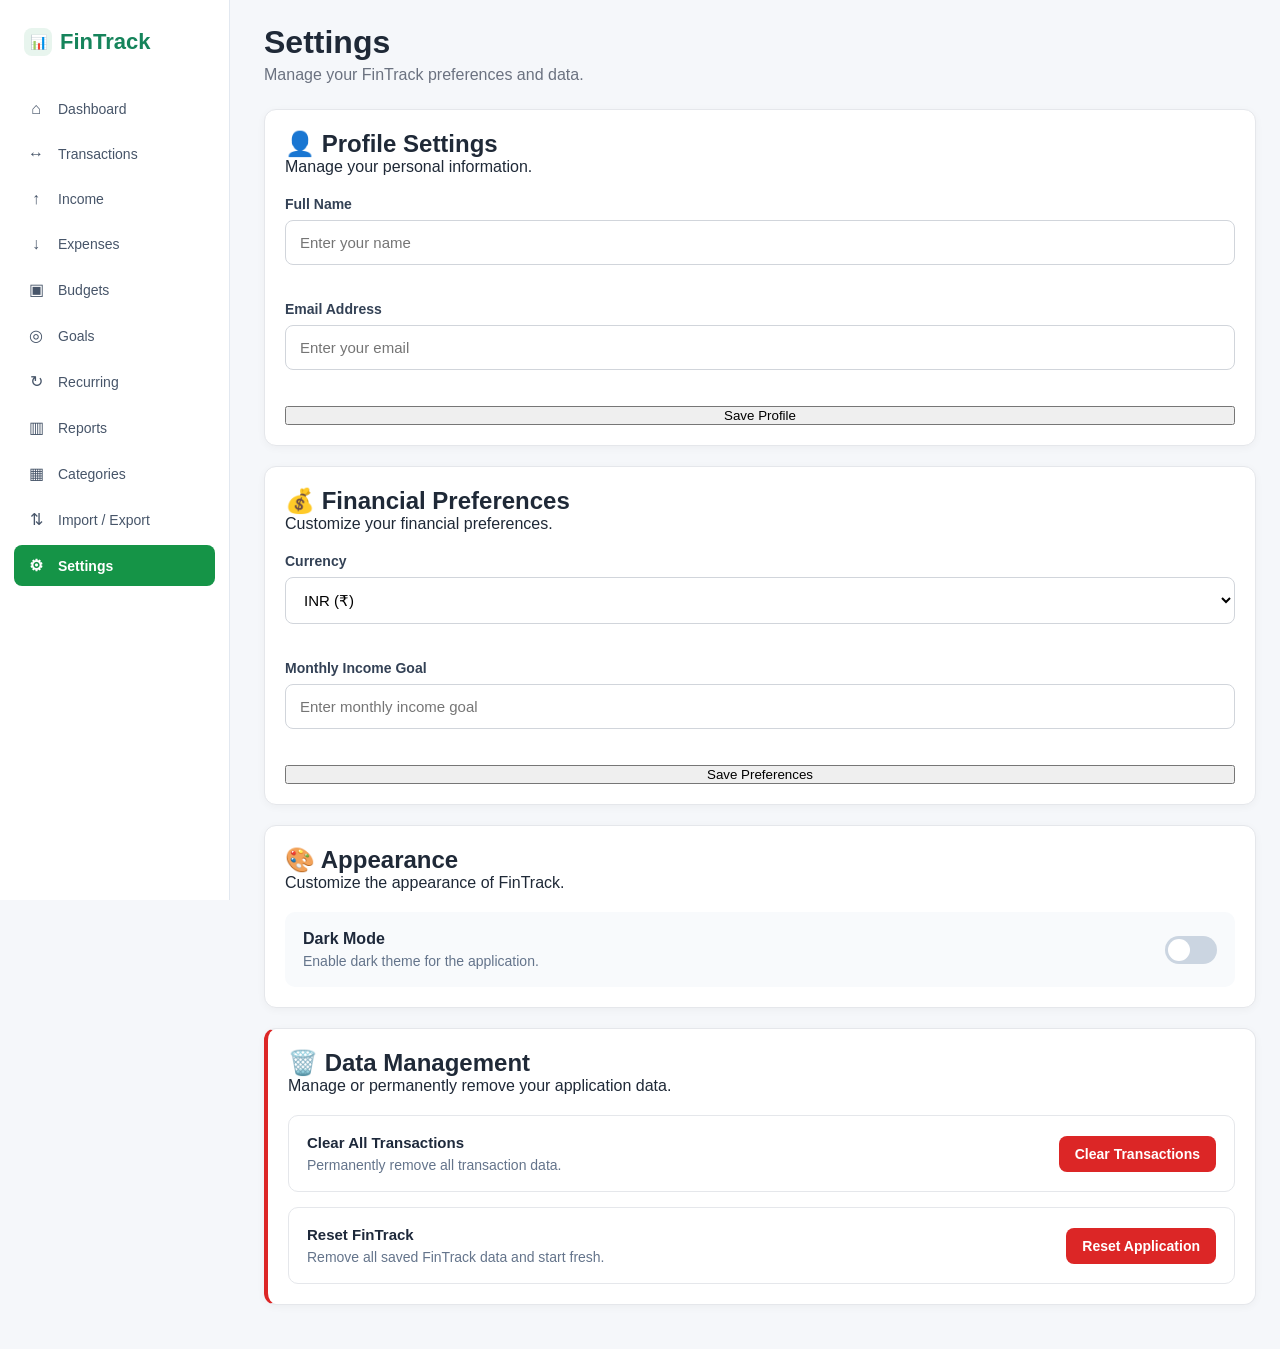
<file: pages/settings.html>
<!DOCTYPE html>

<html lang="en">

<head>

    <meta charset="UTF-8">

    <meta
        name="viewport"
        content="width=device-width, initial-scale=1.0"
    >

    <title>
        Settings | FinTrack
    </title>


    <!-- CSS -->

    <link
        rel="stylesheet"
        href="../css/reset.css"
    >

    <link
        rel="stylesheet"
        href="../css/variables.css"
    >

    <link
        rel="stylesheet"
        href="../css/components.css"
    >

    <link
        rel="stylesheet"
        href="../css/layout.css"
    >

    <link
        rel="stylesheet"
        href="../css/responsive.css"
    >

</head>


<body>


    <!-- =========================
         SIDEBAR
    ========================== -->

     <aside class="sidebar">

            <div class="logo">

                <div class="logo-icon">
                    📊
                </div>

                <h2>FinTrack</h2>

            </div>


            <nav class="sidebar-nav">

                <a href="./dashboard.html" class="nav-link">
                    <span class="nav-icon">⌂</span>
                    <span>Dashboard</span>
                </a>

                <a href="./transactions.html" class="nav-link">
                    <span class="nav-icon">↔</span>
                    <span>Transactions</span>
                </a>

                <a href="./income.html" class="nav-link">
                    <span class="nav-icon">↑</span>
                    <span>Income</span>
                </a>

                <a href="./expenses.html" class="nav-link">
                    <span class="nav-icon">↓</span>
                    <span>Expenses</span>
                </a>

                <a href="./budgets.html" class="nav-link">
                    <span class="nav-icon">▣</span>
                    <span>Budgets</span>
                </a>

                <a href="./goals.html" class="nav-link">
                    <span class="nav-icon">◎</span>
                    <span>Goals</span>
                </a>

                <a href="./recurring.html" class="nav-link">
                    <span class="nav-icon">↻</span>
                    <span>Recurring</span>
                </a>

                <a href="./reports.html" class="nav-link">
                    <span class="nav-icon">▥</span>
                    <span>Reports</span>
                </a>

                <a href="./categories.html" class="nav-link">
                    <span class="nav-icon">▦</span>
                    <span>Categories</span>
                </a>

                <a href="./import-export.html" class="nav-link">
                    <span class="nav-icon">⇅</span>
                    <span>Import / Export</span>
                </a>

                <a href="./settings.html" class="nav-link">
                    <span class="nav-icon">⚙</span>
                    <span>Settings</span>
                </a>

            </nav>

        </aside>

    <!-- =========================
         MAIN CONTENT
    ========================== -->

    <main class="main-content">


        <!-- PAGE HEADER -->

        <header class="page-header">

            <div>

                <h1>
                    Settings
                </h1>

                <p>
                    Manage your FinTrack preferences and data.
                </p>

            </div>

        </header>


        <!-- =========================
             PROFILE SETTINGS
        ========================== -->

        <section class="dashboard-card settings-card">

            <div class="card-header">

                <div>

                    <h2>
                        👤 Profile Settings
                    </h2>

                    <p>
                        Manage your personal information.
                    </p>

                </div>

            </div>


            <div class="settings-form">


                <div class="form-group">

                    <label for="user-name">
                        Full Name
                    </label>

                    <input
                        type="text"
                        id="user-name"
                        placeholder="Enter your name"
                    >

                </div>


                <div class="form-group">

                    <label for="user-email">
                        Email Address
                    </label>

                    <input
                        type="email"
                        id="user-email"
                        placeholder="Enter your email"
                    >

                </div>


                <button
                    id="save-profile-btn"
                    class="primary-btn"
                >
                    Save Profile
                </button>

            </div>

        </section>


        <!-- =========================
             FINANCIAL SETTINGS
        ========================== -->

        <section class="dashboard-card settings-card">

            <div class="card-header">

                <div>

                    <h2>
                        💰 Financial Preferences
                    </h2>

                    <p>
                        Customize your financial preferences.
                    </p>

                </div>

            </div>


            <div class="settings-form">


                <div class="form-group">

                    <label for="currency">
                        Currency
                    </label>

                    <select id="currency">

                        <option value="INR">
                            INR (₹)
                        </option>

                        <option value="USD">
                            USD ($)
                        </option>

                        <option value="EUR">
                            EUR (€)
                        </option>

                        <option value="GBP">
                            GBP (£)
                        </option>

                    </select>

                </div>


                <div class="form-group">

                    <label for="monthly-income-goal">
                        Monthly Income Goal
                    </label>

                    <input
                        type="number"
                        id="monthly-income-goal"
                        placeholder="Enter monthly income goal"
                        min="0"
                    >

                </div>


                <button
                    id="save-financial-btn"
                    class="primary-btn"
                >
                    Save Preferences
                </button>

            </div>

        </section>


        <!-- =========================
             APPEARANCE
        ========================== -->

        <section class="dashboard-card settings-card">

            <div class="card-header">

                <div>

                    <h2>
                        🎨 Appearance
                    </h2>

                    <p>
                        Customize the appearance of FinTrack.
                    </p>

                </div>

            </div>


            <div class="appearance-setting">

                <div>

                    <strong>
                        Dark Mode
                    </strong>

                    <p>
                        Enable dark theme for the application.
                    </p>

                </div>


                <label class="switch">

                    <input
                        type="checkbox"
                        id="dark-mode-toggle"
                    >

                    <span class="slider"></span>

                </label>

            </div>

        </section>


        <!-- =========================
             DATA MANAGEMENT
        ========================== -->

        <section class="dashboard-card settings-card danger-card">

            <div class="card-header">

                <div>

                    <h2>
                        🗑️ Data Management
                    </h2>

                    <p>
                        Manage or permanently remove your application data.
                    </p>

                </div>

            </div>


            <div class="data-actions">

                <div class="data-action-item">

                    <div>

                        <strong>
                            Clear All Transactions
                        </strong>

                        <p>
                            Permanently remove all transaction data.
                        </p>

                    </div>


                    <button
                        id="clear-transactions-btn"
                        class="danger-btn"
                    >
                        Clear Transactions
                    </button>

                </div>


                <div class="data-action-item">

                    <div>

                        <strong>
                            Reset FinTrack
                        </strong>

                        <p>
                            Remove all saved FinTrack data and start fresh.
                        </p>

                    </div>


                    <button
                        id="reset-app-btn"
                        class="danger-btn"
                    >
                        Reset Application
                    </button>

                </div>

            </div>

        </section>


        <!-- SUCCESS MESSAGE -->

        <div
            id="settings-message"
            class="success-message"
        ></div>


    </main>


    <!-- JAVASCRIPT -->

    <script src="../js/utils/theme.js"></script>
    <script src="../js/utils/sidebar.js"></script>

    <script
        type="module"
        src="../js/pages/settings.js"
    ></script>


</body>

</html>
</file>
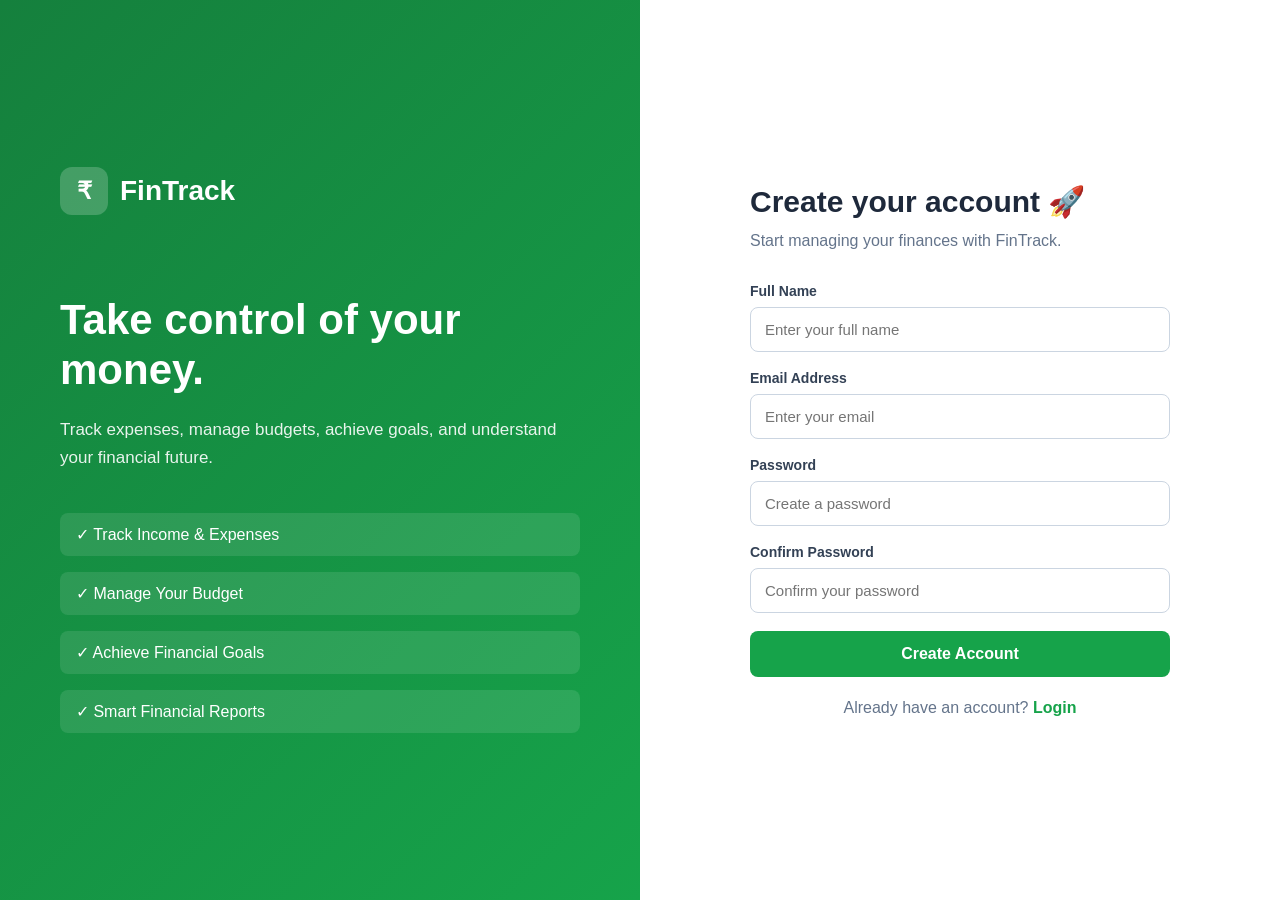
<file: pages/signup.html>
<!DOCTYPE html>
<html lang="en">

<head>

    <meta charset="UTF-8">

    <meta
        name="viewport"
        content="width=device-width, initial-scale=1.0"
    >

    <title>
        Sign Up | FinTrack
    </title>


    <!-- CSS -->

    <link
        rel="stylesheet"
        href="../css/reset.css"
    >

    <link
        rel="stylesheet"
        href="../css/variables.css"
    >

    <link
        rel="stylesheet"
        href="../css/components.css"
    >

    <link
        rel="stylesheet"
        href="../css/layout.css"
    >

</head>


<body class="auth-page">


    <div class="auth-container">


        <!-- LEFT SIDE -->

        <section class="auth-brand-section">


            <div class="auth-logo">

                <div class="auth-logo-icon">
                    ₹
                </div>

                <h1>
                    FinTrack
                </h1>

            </div>


            <div class="auth-welcome">

                <h2>
                    Take control of your money.
                </h2>

                <p>
                    Track expenses, manage budgets, achieve goals,
                    and understand your financial future.
                </p>

            </div>


            <div class="auth-features">

                <div class="auth-feature">
                    ✓ Track Income & Expenses
                </div>

                <div class="auth-feature">
                    ✓ Manage Your Budget
                </div>

                <div class="auth-feature">
                    ✓ Achieve Financial Goals
                </div>

                <div class="auth-feature">
                    ✓ Smart Financial Reports
                </div>

            </div>


        </section>


        <!-- RIGHT SIDE -->

        <section class="auth-form-section">


            <div class="auth-form-container">


                <div class="auth-heading">

                    <h2>
                        Create your account 🚀
                    </h2>

                    <p>
                        Start managing your finances with FinTrack.
                    </p>

                </div>


                <!-- SIGNUP FORM -->

                <form id="signup-form">


                    <!-- FULL NAME -->

                    <div class="auth-form-group">

                        <label for="signup-name">
                            Full Name
                        </label>

                        <input
                            type="text"
                            id="signup-name"
                            placeholder="Enter your full name"
                            required
                        >

                    </div>


                    <!-- EMAIL -->

                    <div class="auth-form-group">

                        <label for="signup-email">
                            Email Address
                        </label>

                        <input
                            type="email"
                            id="signup-email"
                            placeholder="Enter your email"
                            required
                        >

                    </div>


                    <!-- PASSWORD -->

                    <div class="auth-form-group">

                        <label for="signup-password">
                            Password
                        </label>

                        <input
                            type="password"
                            id="signup-password"
                            placeholder="Create a password"
                            required
                        >

                    </div>


                    <!-- CONFIRM PASSWORD -->

                    <div class="auth-form-group">

                        <label for="confirm-password">
                            Confirm Password
                        </label>

                        <input
                            type="password"
                            id="confirm-password"
                            placeholder="Confirm your password"
                            required
                        >

                    </div>


                    <!-- SIGNUP BUTTON -->

                    <button
                        type="submit"
                        class="auth-submit-btn"
                    >

                        Create Account

                    </button>


                    <!-- MESSAGE -->

                    <div
                        id="signup-message"
                        class="auth-message"
                    ></div>


                    <!-- LOGIN LINK -->

                    <p class="auth-switch">

                        Already have an account?

                        <a href="login.html">
                            Login
                        </a>

                    </p>


                </form>


            </div>


        </section>


    </div>


    <!-- JAVASCRIPT -->

    <script
        type="module"
        src="../js/pages/signup.js"
    ></script>


</body>

</html>
</file>
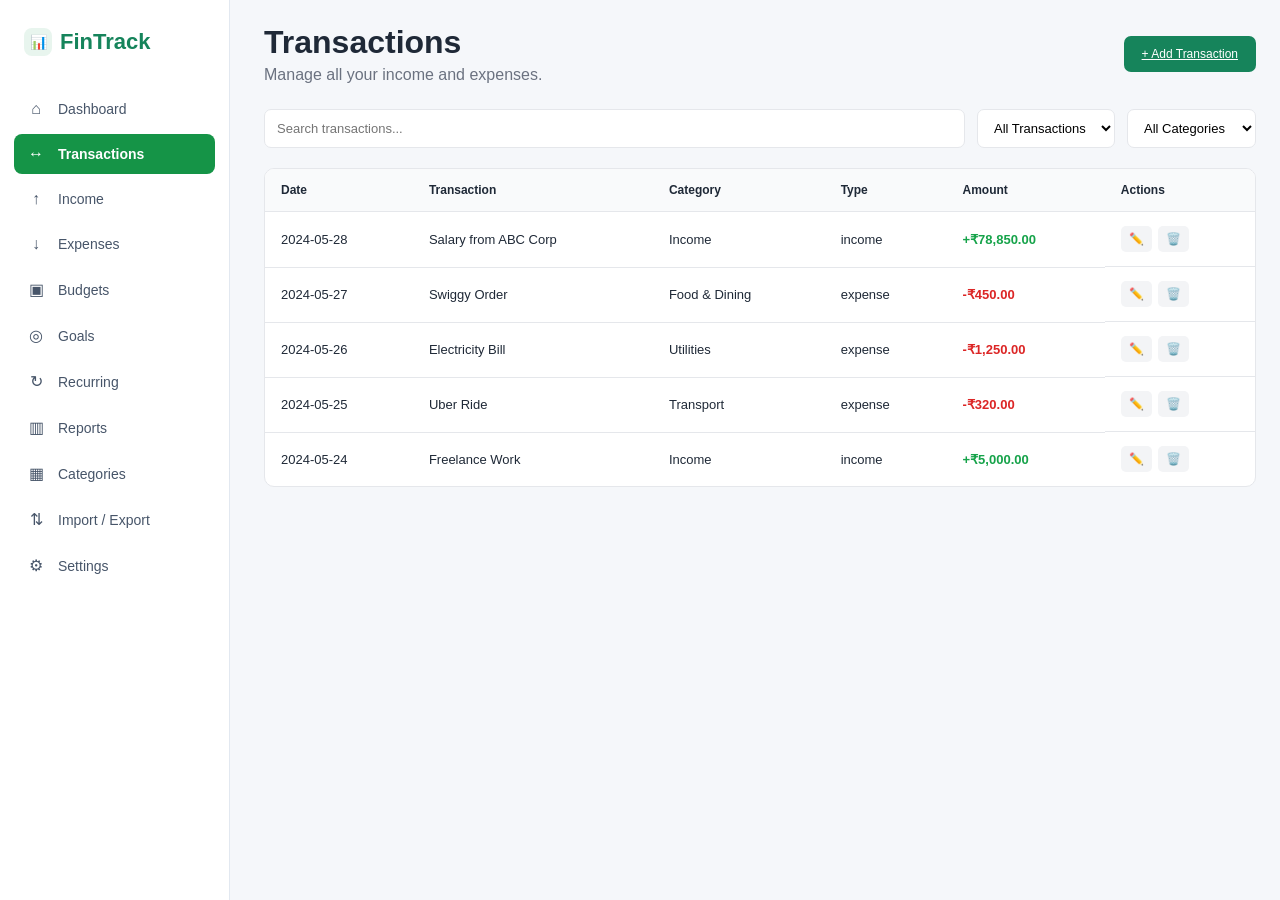
<file: pages/transactions.html>
<!DOCTYPE html>
<html lang="en">

<head>
    <meta charset="UTF-8">

    <meta
        name="viewport"
        content="width=device-width, initial-scale=1.0"
    >

    <title>FinTrack - Transactions</title>

    <link rel="stylesheet" href="../css/reset.css">
    <link rel="stylesheet" href="../css/variables.css">
    <link rel="stylesheet" href="../css/components.css">
    <link rel="stylesheet" href="../css/layout.css">
    <link rel="stylesheet" href="../css/responsive.css">
</head>

<body>

    <div class="app-layout">

        <!-- Sidebar -->

        <aside class="sidebar">

    <!-- Logo -->

    <div class="logo">

        <div class="logo-icon">
            📊
        </div>

        <h2>FinTrack</h2>

    </div>


    <!-- Navigation -->

    <nav class="sidebar-nav">

        <a href="./dashboard.html" class="nav-link">
            <span class="nav-icon">⌂</span>
            <span>Dashboard</span>
        </a>


        <a href="./transactions.html" class="nav-link">
            <span class="nav-icon">↔</span>
            <span>Transactions</span>
        </a>


        <a href="./income.html" class="nav-link">
            <span class="nav-icon">↑</span>
            <span>Income</span>
        </a>


        <a href="./expenses.html" class="nav-link">
            <span class="nav-icon">↓</span>
            <span>Expenses</span>
        </a>


        <a href="./budgets.html" class="nav-link">
            <span class="nav-icon">▣</span>
            <span>Budgets</span>
        </a>


        <a href="./goals.html" class="nav-link">
            <span class="nav-icon">◎</span>
            <span>Goals</span>
        </a>


        <a href="./recurring.html" class="nav-link">
            <span class="nav-icon">↻</span>
            <span>Recurring</span>
        </a>


        <a href="./reports.html" class="nav-link">
            <span class="nav-icon">▥</span>
            <span>Reports</span>
        </a>


        <a href="./categories.html" class="nav-link">
            <span class="nav-icon">▦</span>
            <span>Categories</span>
        </a>


        <a href="./import-export.html" class="nav-link">
            <span class="nav-icon">⇅</span>
            <span>Import / Export</span>
        </a>


        <a href="./settings.html" class="nav-link">
            <span class="nav-icon">⚙</span>
            <span>Settings</span>
        </a>

    </nav>

</aside>


        <!-- Main Content -->

        <main class="main-content">

            <div class="page-header">

                <div>
                    <h1>Transactions</h1>

                    <p>
                        Manage all your income and expenses.
                    </p>
                </div>

                <a
                    href="./add-transaction.html"
                    class="add-transaction-btn"
                >
                    + Add Transaction
                </a>

            </div>


            <!-- Filters -->

            <div class="transaction-filters">

                <input
                    type="text"
                    id="search-input"
                    placeholder="Search transactions..."
                >

                <select id="type-filter">

                    <option value="all">
                        All Transactions
                    </option>

                    <option value="income">
                        Income
                    </option>

                    <option value="expense">
                        Expenses
                    </option>

                </select>

                <select id="category-filter">

                    <option value="all">
                        All Categories
                    </option>

                </select>

            </div>


            <!-- Transactions Table -->

            <div class="transactions-card">

                <table>

                    <thead>

                        <tr>
                            <th>Date</th>
                            <th>Transaction</th>
                            <th>Category</th>
                            <th>Type</th>
                            <th>Amount</th>
                            <th>Actions</th>
                        </tr>

                    </thead>

                    <tbody id="transactions-table-body">

                    </tbody>

                </table>

            </div>

        </main>

    </div>

    <script src="../js/utils/theme.js"></script>

   <script src="../js/utils/sidebar.js"></script>

    <script
        type="module"
        src="../js/pages/transactions.js"
    ></script>

</body>

</html>
</file>
<file: css/variables.css>
:root {
    --primary-color: #0f9d58;
    --secondary-color: #2563eb;

    --background-color: #f5f7fa;
    --card-color: #ffffff;

    --text-color: #1f2937;
    --muted-color: #6b7280;

    --border-color: #e5e7eb;

    --sidebar-width: 240px;

    --border-radius: 10px;

    --spacing-sm: 8px;
    --spacing-md: 16px;
    --spacing-lg: 24px;
}

/* =========================
   DARK MODE
========================= */

body.dark-mode {

    background: #111827;

    color: #f8fafc;

}


/* =========================
   SIDEBAR
========================= */

body.dark-mode .sidebar {

    background: #1e293b;

    border-color: #334155;

}


/* =========================
   MAIN CONTENT
========================= */

body.dark-mode .main-content {

    background: #111827;

}


/* =========================
   HEADINGS & TEXT
========================= */

body.dark-mode h1,
body.dark-mode h2,
body.dark-mode h3,
body.dark-mode strong {

    color: #f8fafc;

}


body.dark-mode p,
body.dark-mode label {

    color: #cbd5e1;

}


/* =========================
   CARDS
========================= */

body.dark-mode .dashboard-card,
body.dark-mode .summary-card {

    background: #1e293b;

    border-color: #334155;

}


/* =========================
   INPUTS
========================= */

body.dark-mode input,
body.dark-mode select,
body.dark-mode textarea {

    background: #0f172a;

    color: #f8fafc;

    border-color: #475569;

}


body.dark-mode input::placeholder {

    color: #94a3b8;

}


/* =========================
   TABLES
========================= */

body.dark-mode table {

    color: #f8fafc;

}


body.dark-mode th {

    background: #334155;

    color: #f8fafc;

}


body.dark-mode td {

    border-color: #334155;

}


body.dark-mode tr {

    border-color: #334155;

}


/* =========================
   SIDEBAR LINKS
========================= */

body.dark-mode .sidebar-nav a {

    color: #cbd5e1;

}


body.dark-mode .sidebar-nav a:hover {

    background: #334155;

    color: #ffffff;

}


body.dark-mode .sidebar-nav a.active {

    background: #16a34a;

    color: #ffffff;

}


/* =========================
   SETTINGS PAGE
========================= */

body.dark-mode .appearance-setting {

    background: #0f172a;

}


body.dark-mode .data-action-item {

    border-color: #334155;

}
/* =========================
   DARK MODE - RECURRING PAGE
========================= */

body.dark-mode .recurring-card,
body.dark-mode .stat-card,
body.dark-mode .summary-card {
    background: #1f2937;
    color: #f8fafc;
    border-color: #374151;
}


body.dark-mode .recurring-card h3,
body.dark-mode .recurring-card p,
body.dark-mode .recurring-card strong,
body.dark-mode .stat-card small,
body.dark-mode .stat-card strong,
body.dark-mode .summary-card p,
body.dark-mode .summary-card h3 {
    color: #f8fafc;
}


body.dark-mode .recurring-card-body p {
    color: #cbd5e1;
}


body.dark-mode .recurring-card {
    border: 1px solid #374151;
}


body.dark-mode .recurring-card-header,
body.dark-mode .recurring-card-body,
body.dark-mode .recurring-card-actions {
    border-color: #374151;
}


body.dark-mode .goal-progress,
body.dark-mode .progress-bar,
body.dark-mode .comparison-bar,
body.dark-mode .category-progress {
    background: #475569;
}


body.dark-mode .empty-state {
    background: #1f2937;
    color: #f8fafc;
}
</file>
<file: css/layout.css>
body {
    background-color: var(--background-color);
    color: var(--text-color);
}

.sidebar {
    width: var(--sidebar-width);
    min-height: 100vh;
    position: fixed;
    left: 0;
    top: 0;

    background-color: var(--card-color);

    border-right: 1px solid var(--border-color);

    padding: var(--spacing-lg);
}

.main-content {
    margin-left: var(--sidebar-width);
    min-height: 100vh;
    padding: var(--spacing-lg);
}
/* =========================
   HEADER
========================= */

.header {

    display: flex;

    justify-content: space-between;

    align-items: flex-start;

    padding: 20px 10px 15px;

}


/* Left Side */

.header-left {

    display: flex;

    align-items: flex-start;

    gap: 25px;

}


.menu-icon {

    font-size: 20px;

    cursor: pointer;

    color: #334155;

    padding-top: 5px;

}


.welcome-section h1 {

    margin: 0;

    font-size: 24px;

    font-weight: 600;

    color: #1e293b;

}


.welcome-section p {

    margin-top: 6px;

    color: #64748b;

    font-size: 13px;

}


/* =========================
   RIGHT SIDE
========================= */

.header-right {

    display: flex;

    align-items: center;

    gap: 18px;

}


.header-icon-btn {

    border: none;

    background: transparent;

    font-size: 17px;

    cursor: pointer;

    position: relative;

}


/* Notification Dot */

.notification-dot {

    position: absolute;

    width: 6px;

    height: 6px;

    background: #ef4444;

    border-radius: 50%;

    top: 2px;

    right: 1px;

}


/* =========================
   USER PROFILE
========================= */

.user-profile {

    display: flex;

    align-items: center;

    gap: 8px;

    cursor: pointer;

}


.user-avatar {

    width: 36px;

    height: 36px;

    border-radius: 50%;

    background: #e2e8f0;

    display: flex;

    justify-content: center;

    align-items: center;

    font-size: 20px;

}


.user-info {

    display: flex;

    flex-direction: column;

}


.user-info strong {

    font-size: 12px;

    color: #1e293b;

}


.user-info small {

    margin-top: 3px;

    font-size: 10px;

    color: #16a34a;

}


.dropdown-arrow {

    font-size: 16px;

    color: #64748b;

}

/* =========================
   DASHBOARD ACTIONS
========================= */

.dashboard-actions {

    display: flex;

    justify-content: flex-end;

    align-items: center;

    gap: 12px;

    padding: 0 10px 20px;

}


.date-selector {

    padding: 10px 14px;

    border: 1px solid #e2e8f0;

    border-radius: 7px;

    background: white;

    color: #475569;

    font-size: 12px;

    cursor: pointer;

}


.add-transaction-btn {

    border: none;

    background: #16845b;

    color: white;

    padding: 11px 18px;

    border-radius: 7px;

    cursor: pointer;

    font-size: 12px;

    font-weight: 500;

}


.add-transaction-btn:hover {

    background: #126b49;

}
.sidebar {

    width: 230px;

    min-height: 100vh;

    background: #ffffff;

    border-right: 1px solid #e2e8f0;

    padding: 20px 14px;
    box-sizing: border-box;

}
.logo {

    display: flex;

    align-items: center;

    gap: 8px;

    padding: 8px 10px;

    margin-bottom: 25px;

}
.logo-icon {

    width: 28px;

    height: 28px;

    display: flex;

    align-items: center;

    justify-content: center;

    background: #e8f5ee;

    border-radius: 8px;

    font-size: 14px;

}



.logo h2 {

    margin: 0;

    font-size: 22px;

    color: #16845b;

}



.sidebar nav {

    display: flex;

    flex-direction: column;

    gap: 5px;

}


.sidebar nav a {

    text-decoration: none;

    color: #475569;

    padding: 12px 15px;

    border-radius: 7px;

    font-size: 14px;

}

.sidebar-nav .nav-link {

    display: flex;

    align-items: center;

    gap: 12px;

    padding: 11px 12px;

    border-radius: 8px;

    text-decoration: none;

    color: #475569;

    font-size: 14px;

    transition: 0.2s;

}

.nav-icon {

    width: 20px;

    text-align: center;

    font-size: 16px;

}


.sidebar-nav .nav-link:hover {

    background: #f0fdf4;

    color: #16845b;

}


.sidebar-nav .nav-link.active {

    background: #e8f5ee;

    color: #16845b;

    font-weight: 600;

}
/* Active Sidebar Menu */

.sidebar a.active {
    background: #159447 !important;
    color: #ffffff !important;

    border-radius: 8px !important;

    font-weight: 600 !important;
}


.sidebar a.active * {
    color: #ffffff !important;
}
</file>
<file: css/components.css>
.logo {
    margin-bottom: 30px;
}

.logo h2 {
    color: var(--primary-color);
}

.sidebar nav {
    display: flex;
    flex-direction: column;
    gap: 8px;
}

.sidebar nav a {
    text-decoration: none;
    color: var(--text-color);

    padding: 10px;

    border-radius: var(--border-radius);
}

.sidebar nav a:hover {
    background-color: #f0fdf4;
    color: var(--primary-color);
}

.header {
    display: flex;
    justify-content: space-between;
    align-items: center;

    margin-bottom: 30px;
}

.header h1 {
    margin-bottom: 8px;
}

.header p {
    color: var(--muted-color);
}

.header button {
    background-color: var(--primary-color);
    color: white;

    border: none;
    border-radius: var(--border-radius);

    padding: 12px 18px;

    cursor: pointer;
}

.header button:hover {
    opacity: 0.9;
}
.summary-cards {
    display: grid;

grid-template-columns:
    repeat(auto-fit, minmax(220px, 1fr));
    gap: 18px;

    margin-top: var(--spacing-lg);

    margin-bottom: 25px;
}


.summary-card {
    background-color: var(--card-color);

    border: 1px solid var(--border-color);

    border-radius: 12px;

    padding: 20px;

    display: flex;

    align-items: flex-start;

    gap: 14px;

    box-shadow:
        0 2px 8px
        rgba(0, 0, 0, 0.04);

    transition:
        transform 0.2s ease,
        box-shadow 0.2s ease;
}


.summary-card:hover {
    transform: translateY(-3px);

    box-shadow:
        0 8px 20px
        rgba(0, 0, 0, 0.08);
}
.card-icon {
    width: 45px;
    height: 45px;

    min-width: 45px;

    border-radius: 10px;

    display: flex;
    align-items: center;
    justify-content: center;

    font-weight: bold;
    font-size: 20px;
}

.balance-icon {
    background-color: #dcfce7;
    color: #16a34a;
}

.income-icon {
    background-color: #dcfce7;
    color: #16a34a;
}

.expense-icon {
    background-color: #fee2e2;
    color: #dc2626;
}

.savings-icon {
    background-color: #dbeafe;
    color: #2563eb;
}

.card-content p {
    color: var(--muted-color);
    font-size: 14px;
    margin-bottom: 5px;
}

.card-content h3 {
    font-size: 20px;
    margin-bottom: 5px;
}

.card-content span {
    font-size: 11px;
}

.positive {
    color: #16a34a;
}

.negative {
    color: #dc2626;
}
.dashboard-grid {
    display: grid;
    grid-template-columns: 1fr 1fr;
    gap: var(--spacing-md);

    margin-top: var(--spacing-lg);
}

.dashboard-card {
    background-color: var(--card-color);

    border: 1px solid var(--border-color);

    border-radius: 12px;

    padding: 20px;

    box-shadow:
        0 2px 8px
        rgba(0, 0, 0, 0.04);
}


.card-header {
    display: flex;

    justify-content: space-between;

    align-items: center;

    gap: 15px;

    flex-wrap: wrap;

    margin-bottom: 20px;
}


.card-header h3 {
    margin: 0;

    font-size: 16px;

    font-weight: 600;

    color: #1e293b;
}


.card-header select {
    border: 1px solid #e2e8f0;

    background-color: #ffffff;

    color: var(--muted-color);

    padding: 7px 10px;

    border-radius: 7px;

    font-size: 12px;

    cursor: pointer;

    outline: none;
}

/* Expense Breakdown */

.expense-content {
    display: flex;
    align-items: center;
    gap: 25px;
}

.donut-chart {
    width: 180px;
    height: 180px;

    border-radius: 50%;

    background: conic-gradient(
        #10b981 0deg 120deg,
        #f59e0b 120deg 185deg,
        #ef4444 185deg 235deg,
        #8b5cf6 235deg 280deg,
        #3b82f6 280deg 315deg,
        #ec4899 315deg 345deg,
        #94a3b8 345deg 360deg
    );

    display: flex;
    align-items: center;
    justify-content: center;
}
.donut-chart::before {
    content: "";

    width: 105px;
    height: 105px;

    background: white;

    border-radius: 50%;

    position: absolute;
}

.donut-chart-content {
    position: relative;
    z-index: 1;

    text-align: center;
}

.donut-center {
    width: 105px;
    height: 105px;

    background-color: white;

    border-radius: 50%;

    display: flex;
    flex-direction: column;
    align-items: center;
    justify-content: center;
}

.donut-center strong {
    font-size: 15px;
}

.donut-center span {
    font-size: 10px;
    color: var(--muted-color);
}

.expense-legend {
    flex: 1;
}

.expense-legend div {
    display: flex;
    align-items: center;

    gap: 7px;

    font-size: 11px;

    margin-bottom: 8px;
}

.expense-legend strong {
    margin-left: auto;
    font-weight: normal;
}

.legend-dot {
    width: 8px;
    height: 8px;
    border-radius: 50%;
}

.housing {
    background-color: #10b981;
}

.food {
    background-color: #f59e0b;
}

.transport {
    background-color: #ef4444;
}

.shopping {
    background-color: #8b5cf6;
}

.entertainment {
    background-color: #3b82f6;
}

.health {
    background-color: #ec4899;
}

.others {
    background-color: #94a3b8;
}


/* Budget */


.budget-list {
    display: flex;

    flex-direction: column;

    gap: 18px;
}


.budget-item {
    width: 100%;
}


.budget-info {
    display: flex;

    align-items: center;

    gap: 10px;

    margin-bottom: 8px;
}


.budget-info > span {
    width: 32px;

    height: 32px;

    display: flex;

    align-items: center;

    justify-content: center;

    background: #f0fdf4;

    border-radius: 8px;

    font-size: 16px;
}


.budget-info > div {
    flex: 1;
}


.budget-info p {
    margin: 0 0 3px;

    font-size: 13px;

    font-weight: 600;

    color: #334155;
}


.budget-info small {
    font-size: 11px;

    color: #64748b;
}


.budget-info strong {
    font-size: 12px;

    color: #16a34a;
}


/* Progress Bar */

.progress-bar {
    width: 100%;

    height: 7px;

    background: #e5e7eb;

    border-radius: 10px;

    overflow: hidden;
}


.progress {
    height: 100%;

    background: #16a34a;

    border-radius: 10px;

    transition: width 0.4s ease;
}

.food-progress {
    width: 82%;
    background-color: #10b981;
}

.transport-progress {
    width: 81%;
    background-color: #10b981;
}

.shopping-progress {
    width: 82%;
    background-color: #f59e0b;
}

.entertainment-progress {
    width: 72%;
    background-color: #10b981;
}

.view-link {
    display: block;

    margin-top: 15px;

    text-align: right;

    color: var(--primary-color);

    font-size: 11px;

    text-decoration: none;
}
/* Bottom Dashboard */

.bottom-grid {
    display: grid;
    grid-template-columns: 1.2fr 1.2fr 0.8fr;
    gap: var(--spacing-md);

    margin-top: var(--spacing-md);
}


/* Transactions */

/* =========================
   TRANSACTIONS
========================= */

.transaction-list {
    display: flex;
    flex-direction: column;
    width: 100%;
    gap:4px;
}

.transaction-item {
    display: flex;
    align-items: center;
    gap: 12px;

    width: 100%;
    padding: 14x 0;

    border-bottom: 1px solid var #f1f5f9;
    transition: background 0.2s ease;
}
.transaction-item:hover {
    background: #f8fafc;
}
.transaction-item:last-child {
    border-bottom: none;
}


/* Transaction Icon */

.transaction-icon {
    width: 38px;
    height: 38px;
    min-width: 38px;

    border-radius: 10px;

    display: flex;
    align-items: center;
    justify-content: center;

    font-size: 14px;
}

.transaction-icon.income {
    background-color: #dcfce7;
}

.transaction-icon.food {
    background-color: #fef3c7;
}

.transaction-icon.utility {
    background-color: #dbeafe;
}

.transaction-icon.transport {
    background-color: #f3e8ff;
}


/* Transaction Details */

.transaction-details {
    flex: 1;
    min-width: 0;
}

.transaction-details p {
    margin: 0 0 4px;

    font-size: 13px;

    white-space: nowrap;
     font-size: 11px;
    overflow: hidden;
    text-overflow: ellipsis;
}

.transaction-details small {
    display: block;

    color: var(--muted-color);

    font-size: 9px;

    white-space: nowrap;
}


/* Amount */

.transaction-item strong {
    margin-left: auto;

    white-space: nowrap;

    font-size: 13px;
    font-weight: 600;
}

.amount-positive {
    color: #16a34a;
    font-size: 11px;
}

.amount-negative {
    color: #dc2626;
    font-size: 11px;
}

/* Monthly Trend */

.chart-legend {
    display: flex;

    align-items: center;

    gap: 18px;

    margin-bottom: 20px;

    font-size: 12px;

    color: #64748b;
}

.chart-legend span {
    display: flex;

    align-items: center;

    gap: 5px;
}
.chart-legend span:first-child {
    color: #10b981;
}

.chart-legend span:last-child {
    color: #ef4444;
}

.line-chart {
    display: flex;

    width: 100%;

    height: 220px;
}


.chart-y-axis {
    width: 45px;

    display: flex;

    flex-direction: column;

    justify-content: space-between;

    padding-bottom: 5px;

    font-size: 10px;

    color: #94a3b8;

    text-align: right;

    padding-right: 10px;
}

.chart-area {
    position: relative;

    flex: 1;

    height: 200px;

    overflow: hidden;
}

.grid-line {
    position: absolute;

    width: 100%;

    height: 1px;

    background: #f1f5f9;

    left: 0;
}
.line-1 {
    top: 0%;
}

.line-2 {
    top: 25%;
}

.line-3 {
    top: 50%;
}

.line-4 {
    top: 75%;
}

.line-5 {
    bottom: 0;
}

.chart-area svg {
    position: absolute;

    width: 100%;

    height: 100%;

    left: 0;

    top: 0;
}


.chart-months {
    margin-left: 45px;

    display: grid;

    grid-template-columns: repeat(12, 1fr);

    font-size: 10px;

    color: #94a3b8;

    text-align: center;

    margin-top: 8px;
}
#line-chart polyline,
.chart-area polyline {
    transition:
        points 0.4s ease;
}


/* Savings Goal */

.goal-content {
    display: flex;

    flex-direction: column;

    align-items: center;

    text-align: center;

    padding: 10px 0 20px;
}
.goal-icon {
    width: 60px;
    height: 60px;

    margin: 5px auto 12px;

    border-radius: 16px;

    background-color: #f0fdf4;

    display: flex;
    align-items: center;
    justify-content: center;

    font-size: 28px;
}

.goal-content h4 {
    margin-bottom: 10px;
}

.goal-content p {
    font-size: 12px;
    margin-bottom: 10px;
}

.goal-progress {
    width: 100%;
    height: 9px;

    background-color: #e5e7eb;

    border-radius: 20px;

    overflow: hidden;

    margin-bottom: 10px;
}

.goal-progress div {
    width: 0%;
    height: 100%;

    background-color: var(--primary-color);

    border-radius: 20px;

    transition: width 0.5s ease;
}
.goal-content strong {
    display: block;

    color: var(--primary-color);

    font-size: 10px;

    margin-bottom: 7px;
}

.goal-content small {
    color: var(--muted-color);

    font-size: 9px;
}
.form-container {
    max-width: 600px;

    margin: 40px auto;

    background-color: var(--card-color);

    border: 1px solid var(--border-color);

    border-radius: var(--border-radius);

    padding: 30px;
}

.form-container h1 {
    margin-bottom: 8px;
}

.form-container > p {
    color: var(--muted-color);

    margin-bottom: 25px;
}

.form-group {
    display: flex;
    flex-direction: column;

    gap: 7px;

    margin-bottom: 18px;
}

.form-group label {
    font-size: 14px;

    font-weight: 600;
}

.form-group input,
.form-group select {
    padding: 11px;

    border: 1px solid var(--border-color);

    border-radius: 7px;

    font-size: 14px;

    outline: none;
}

.form-group input:focus,
.form-group select:focus {
    border-color: var(--primary-color);
}

.form-actions {
    display: flex;

    justify-content: flex-end;

    gap: 10px;

    margin-top: 25px;
}

.form-actions button {
    padding: 11px 18px;

    border: none;

    border-radius: 7px;

    cursor: pointer;
}

.form-actions button:first-child {
    background-color: #e5e7eb;
}

.form-actions button:last-child {
    background-color: var(--primary-color);

    color: white;
}
/* =========================
   TRANSACTIONS PAGE
========================= */

.page-header {
    display: flex;
    align-items: center;
    justify-content: space-between;

    margin-bottom: 25px;
}

.page-header p {
    color: var(--muted-color);
    margin-top: 5px;
}

.transaction-filters {
    display: flex;
    gap: 12px;

    margin-bottom: 20px;
}

.transaction-filters input,
.transaction-filters select {
    padding: 10px 12px;

    border: 1px solid var(--border-color);
    border-radius: 7px;

    background-color: white;

    font-size: 13px;
}

.transaction-filters input {
    flex: 1;
}

.transactions-card {
    background-color: white;

    border: 1px solid var(--border-color);
    border-radius: 10px;

    overflow-x: auto;
}

.transactions-card table {
    width: 100%;

    border-collapse: collapse;
}

.transactions-card th,
.transactions-card td {
    padding: 14px 16px;

    text-align: left;

    border-bottom: 1px solid var(--border-color);

    font-size: 13px;
}

.transactions-card th {
    background-color: #f9fafb;

    font-size: 12px;
}

.transactions-card tr:last-child td {
    border-bottom: none;
}

.transactions-card .amount-positive {
    color: #16a34a;

    font-weight: 600;
}

.transactions-card .amount-negative {
    color: #dc2626;

    font-weight: 600;
}

/* =========================
   TRANSACTION ACTIONS
========================= */

.transaction-actions {
    display: flex;
    gap: 6px;
}

.transaction-actions button {
    border: none;
    padding: 6px 8px;
    border-radius: 5px;
    cursor: pointer;
    background-color: #f3f4f6;
    font-size: 12px;
}

.transaction-actions .edit-btn:hover {
    background-color: #dbeafe;
}

.transaction-actions .delete-btn:hover {
    background-color: #fee2e2;
}

.utility {
    background-color: #3b82f6;
}

.legend-dot.utilities {
    background-color: #3b82f6;
}

/* =========================
   Goals Progress
   ========================= */

.goals-list {
    display: flex;
    flex-direction: column;
    gap: 16px;
}

.goals-list .dashboard-card {
    padding: 20px;
}

.goals-list .card-header {
    margin-bottom: 15px;
}

.goals-list .card-header h3 {
    margin: 0;
}

.goals-list p {
    margin-bottom: 10px;
}

.goals-list .progress-bar {
    width: 100%;
    height: 8px;
    background-color: #e5e7eb;
    border-radius: 10px;
    overflow: hidden;
    margin-bottom: 8px;
}

.goals-list .progress {
    height: 100%;
    background-color: #10b981;
    border-radius: 10px;
    transition: width 0.3s ease;
}

.goals-list strong {
    display: inline-block;
    margin-right: 5px;
}

.goals-list small {
    color: var(--muted-color);
}

.delete-goal-btn {

    padding: 6px 12px;

    border: none;

    border-radius: 6px;

    cursor: pointer;

    background-color: #fee2e2;

    color: #dc2626;

}

.delete-goal-btn:hover {

    background-color: #fecaca;

}

/* =========================
   Goal Action Buttons
   ========================= */

.goal-actions {
    display: flex;
    gap: 8px;
    flex-wrap: wrap;

}

.edit-goal-btn {
    padding: 6px 12px;

    border: none;
    border-radius: 6px;

    cursor: pointer;

    background-color: #dbeafe;
    color: #2563eb;
}

.edit-goal-btn:hover {
    background-color: #bfdbfe;
}

.add-money-btn {
    padding: 6px 12px;

    border: none;
    border-radius: 6px;

    cursor: pointer;

    background-color: #dcfce7;
    color: #16a34a;
}

.add-money-btn:hover {
    background-color: #bbf7d0;
}

.goal-completed {
    margin-top: 8px;

    font-weight: bold;

    color: #16a34a;
}

.goal-in-progress {

    color: #d97706;

    font-weight: bold;

    margin: 8px 0;

}

/* =========================
   Goal Statistics
   ========================= */

.goal-stats {
    display: grid;

    grid-template-columns:
        repeat(4, 1fr);

    gap: 16px;

    margin-bottom: 20px;
}

.stat-card {
    display: flex;

    align-items: center;

    gap: 12px;

    padding: 16px;

    background-color: white;

    border: 1px solid var(--border-color);

    border-radius: 10px;
}

.stat-card > span {
    font-size: 24px;
}

.stat-card small {
    display: block;

    color: var(--muted-color);

    margin-bottom: 5px;
}

.stat-card strong {
    font-size: 18px;
}

/* =========================
   Goal Search
   ========================= */

.goal-search {
    margin-bottom: 20px;
}

.goal-search input {
    width: 100%;

    padding: 12px 15px;

    border: 1px solid var(--border-color);

    border-radius: 8px;

    font-size: 14px;

    outline: none;
}

.goal-search input:focus {
    border-color: var(--primary-color);
}

.goal-tools {
    display: flex;

    gap: 15px;

    margin-bottom: 20px;
}

.goal-tools .goal-search {
    flex: 1;

    margin-bottom: 0;
}

#sort-goals {
    padding: 10px 12px;

    border: 1px solid var(--border-color);

    border-radius: 8px;

    background-color: white;

    cursor: pointer;
}

/* =========================
   Empty Goals State
   ========================= */

.empty-goals {

    text-align: center;

    padding: 40px 20px;

    border: 1px dashed var(--border-color);

    border-radius: 10px;

    color: var(--muted-color);
}

.empty-goals span {

    font-size: 40px;

    display: block;

    margin-bottom: 10px;
}

.empty-goals h3 {

    color: var(--text-color);

    margin-bottom: 8px;
}
#goals-count {

    margin: 10px 0;

    font-size: 14px;

    color: #6b7280;

}
.success-message {

    position: fixed;

    top: 20px;

    right: 20px;

    left: auto;

    bottom: auto;

    width: auto;

    height: auto;

    max-width: 400px;

    padding: 15px 20px;

    background: #16a34a;

    color: white;

    border-radius: 8px;

    opacity: 0;

    visibility: hidden;

    transform: translateY(-20px);

    transition: all 0.3s ease;

    z-index: 999999;

    display: block;

    box-sizing: border-box;

    font-weight: 600;

}


.success-message.show {

    opacity: 1;
     visibility: visible;
    transform: translateY(0);

}

#error-message {

    display: none;

    padding: 12px;

    margin-bottom: 15px;

    border-radius: 6px;

    background-color: #fee2e2;

    color: #dc2626;

    font-weight: 500;

}
@media (max-width: 768px) {

    .card-header {
        flex-direction: column;
        align-items: flex-start;
    }


    .goal-actions {
        width: 100%;
        flex-direction: column;
    }


    .goal-actions button {
        width: 100%;
    }


    /* Search, Sort, Filter, Reset */

    .goal-tools {
        flex-direction: column;
        gap: 10px;
    }


    .goal-tools .goal-search {
        width: 100%;
    }


    .goal-tools input,
    .goal-tools select,
    .goal-tools button {
        width: 100%;
    }

}
.empty-goals {

    text-align: center;

    padding: 40px 20px;

    border: 2px dashed #d1d5db;

    border-radius: 12px;

    margin-top: 20px;

}


.empty-goals span {

    font-size: 40px;

    display: block;

    margin-bottom: 10px;

}


.empty-goals h3 {

    margin-bottom: 8px;

}


.empty-goals p {

    color: #6b7280;

}
.progress-low {
    background-color: #ef4444;
}


.progress-medium {
    background-color: #f97316;
}


.progress-good {
    background-color: #eab308;
}


.progress-high {
    background-color: #22c55e;
}
.progress-message {

    margin-top: 10px;

    font-size: 14px;

    font-weight: 500;

    color: #6b7280;

}
.goal-card-completed {

    border: 2px solid #22c55e;
     background: #f0fdf4;

}
.goal-deadline {
    margin-top: 10px;
    font-size: 14px;
    font-weight: 600;
}


/* 🎉 Completed */

.deadline-completed {
    color: #22c55e;
}


/* 🔴 Overdue */

.deadline-overdue {
    color: #ef4444;
}


/* 🟠 Deadline Close */

.deadline-warning {
    color: #f97316;
}


/* 🟢 Plenty of Time */

.deadline-safe {
    color: #16a34a;
}
.goal-title {
    display: flex;
    align-items: center;
    gap: 8px;
}

.goal-icon {
    font-size: 24px;
}
.goal-title-section {
    display: flex;
    align-items: center;
    justify-content: space-between;
    gap: 10px;
}


.goal-percentage-badge {
    padding: 5px 10px;
    border-radius: 20px;
    font-size: 13px;
    font-weight: 600;
    background: #eef2ff;
}
.percentage-low {
    background: #fee2e2;
    color: #dc2626;
}


.percentage-medium {
    background: #ffedd5;
    color: #ea580c;
}


.percentage-completed {
    background: #dcfce7;
    color: #16a34a;
}
/* =========================
   LOGIN PAGE
========================= */

.login-page {
    min-height: 100vh;

    display: flex;
    align-items: center;
    justify-content: center;

    background: #f5f7fb;

    padding: 30px;
}


.login-container {
    width: 100%;
    max-width: 1100px;

    min-height: 600px;

    display: grid;
    grid-template-columns: 1fr 1fr;

    background: white;

    border-radius: 20px;

    overflow: hidden;

    box-shadow:
        0 10px 30px
        rgba(0, 0, 0, 0.08);
}


/* =========================
   LEFT SIDE
========================= */

.login-info {
    padding: 70px;

    background: linear-gradient(
        135deg,
        #047857,
        #10b981
    );

    color: white;

    display: flex;
    flex-direction: column;
    justify-content: center;
}


.login-logo {
    display: flex;
    align-items: center;

    gap: 10px;

    margin-bottom: 60px;
}


.login-logo h1 {
    font-size: 30px;
}


.logo-icon {
    font-size: 32px;
}


.login-info h2 {
    font-size: 38px;

    line-height: 1.2;

    margin-bottom: 10px;
}


.login-info h3 {
    font-size: 38px;

    color: #d1fae5;

    margin-bottom: 25px;
}


.login-info p {
    font-size: 16px;

    line-height: 1.7;

    max-width: 400px;

    color: #ecfdf5;
}


.login-features {
    margin-top: 45px;

    display: flex;
    flex-direction: column;

    gap: 18px;

    font-size: 16px;
}


/* =========================
   RIGHT SIDE
========================= */

.login-form-section {
    display: flex;

    align-items: center;
    justify-content: center;

    padding: 50px;
}


.login-form-container {
    width: 100%;
    max-width: 400px;
}


.login-form-container h2 {
    font-size: 32px;

    margin-bottom: 10px;

    color: #1f2937;
}


.login-form-container > p {
    color: #6b7280;

    margin-bottom: 35px;
}


/* =========================
   LOGIN FORM
========================= */

.login-form-container .form-group {
    margin-bottom: 20px;
}


.login-form-container label {
    display: block;

    margin-bottom: 8px;

    font-size: 14px;

    font-weight: 600;

    color: #374151;
}


.login-form-container input[type="email"],
.login-form-container input[type="password"] {
    width: 100%;

    padding: 14px;

    border: 1px solid #d1d5db;

    border-radius: 8px;

    font-size: 15px;

    outline: none;
}


.login-form-container input:focus {
    border-color: #10b981;

    box-shadow:
        0 0 0 3px
        rgba(16, 185, 129, 0.1);
}


/* =========================
   LOGIN OPTIONS
========================= */

.login-options {
    display: flex;

    justify-content: space-between;
    align-items: center;

    margin-bottom: 25px;

    font-size: 14px;
}


.login-options label {
    display: flex;

    align-items: center;

    gap: 7px;

    margin-bottom: 0;
}


.login-options a {
    color: #059669;

    text-decoration: none;

    font-weight: 600;
}


/* =========================
   LOGIN BUTTON
========================= */

.login-btn {
    width: 100%;

    padding: 14px;

    border: none;

    border-radius: 8px;

    background: #059669;

    color: white;

    font-size: 16px;

    font-weight: 600;

    cursor: pointer;

    transition: 0.3s;
}


.login-btn:hover {
    background: #047857;

    transform: translateY(-1px);
}


/* =========================
   SIGNUP TEXT
========================= */

.signup-text {
    text-align: center;

    margin-top: 25px;

    font-size: 14px;

    color: #6b7280;
}


.signup-text a {
    position: relative;
    z-index: 10;
    cursor: pointer;
    pointer-events: auto;
}

.logout-btn {
    width: 100%;

    padding: 12px;

    border: none;

    border-radius: 8px;

    background: transparent;

    color: #ef4444;

    font-size: 15px;

    font-weight: 600;

    text-align: left;

    cursor: pointer;
}


.logout-btn:hover {
    background: #fee2e2;
}
/* =========================
   BUDGETS PAGE
========================= */

.budgets-page-list {
    display: grid;

    grid-template-columns: repeat(2, 1fr);

    gap: 20px;

    margin-top: 25px;
}


.budget-page-card {
    background-color: var(--card-color);

    border: 1px solid var(--border-color);

    border-radius: 12px;

    padding: 20px;

    transition:
        transform 0.2s ease,
        box-shadow 0.2s ease;
}


.budget-page-card:hover {
    transform: translateY(-3px);

    box-shadow:
        0 8px 20px
        rgba(0, 0, 0, 0.08);
}


.budget-page-header {
    display: flex;

    justify-content: space-between;

    align-items: flex-start;

    gap: 15px;

    margin-bottom: 18px;
}


.budget-page-header h3 {
    margin: 0 0 6px;

    font-size: 16px;

    color: #1e293b;
}


.budget-page-header p {
    margin: 0;

    font-size: 12px;

    color: var(--muted-color);
}


/* Progress Bar */

.budget-page-progress {
    width: 100%;

    height: 9px;

    background-color: #e5e7eb;

    border-radius: 20px;

    overflow: hidden;

    margin-bottom: 12px;
}


.budget-page-progress-fill {
    height: 100%;

    background-color: var(--primary-color);

    border-radius: 20px;

    transition: width 0.5s ease;
}


/* Footer */

.budget-page-footer {
    display: flex;

    justify-content: space-between;

    align-items: center;

    font-size: 12px;

    color: var(--muted-color);
}


.budget-page-footer span:first-child {
    color: var(--primary-color);

    font-weight: 600;
}


/* Delete Button */

.delete-budget-btn {
    border: none;

    background-color: #fee2e2;

    color: #dc2626;

    padding: 7px 10px;

    border-radius: 7px;

    font-size: 11px;

    cursor: pointer;
}


.delete-budget-btn:hover {
    background-color: #fecaca;
}


/* =========================
   EMPTY STATE
========================= */

.empty-state {
    grid-column: 1 / -1;

    text-align: center;

    padding: 50px 20px;

    background-color: var(--card-color);

    border: 1px dashed var(--border-color);

    border-radius: 12px;

    color: var(--muted-color);
}
.empty-icon {
    font-size: 45px;

    margin-bottom: 12px;
}


.empty-state h3 {
    margin-bottom: 8px;

    color: var(--text-color);
}
/* =========================
   BUDGET MODAL FIX
========================= */

#budget-modal {
    display: none;

    position: fixed;

    inset: 0;

    width: 100vw;
    height: 100vh;

    background: rgba(0, 0, 0, 0.45);

    z-index: 9999;

    align-items: center;
    justify-content: center;
}


#budget-modal.show {
    display: flex !important;
}


#budget-modal .modal-content {
    width: 90%;
    max-width: 500px;

    background: #ffffff;

    border-radius: 15px;

    padding: 25px;

    position: relative;

    box-shadow:
        0 20px 50px
        rgba(0, 0, 0, 0.25);
}


#budget-modal .modal-header {
    display: flex;

    justify-content: space-between;

    align-items: center;

    margin-bottom: 20px;
}


#budget-modal .form-group {
    margin-bottom: 18px;
}


#budget-modal .form-group label {
    display: block;

    margin-bottom: 8px;

    font-weight: 600;
}


#budget-modal .form-group input,
#budget-modal .form-group select {
    width: 100%;

    padding: 12px;

    border: 1px solid #d1d5db;

    border-radius: 8px;

    font-size: 14px;

    box-sizing: border-box;
}

/* =========================
   RECURRING TRANSACTIONS
========================= */

.recurring-list {
    display: grid;

    grid-template-columns:
        repeat(auto-fill, minmax(320px, 1fr));

    gap: 20px;

    margin-top: 25px;

    align-items: start;
}


.recurring-card {
    background-color: var(--card-color);

    border: 1px solid var(--border-color);

    border-radius: var(--border-radius);

    padding: 20px;

    min-height: 220px;

    display: flex;

    flex-direction: column;

    justify-content: space-between;

    transition:
        transform 0.2s ease,
        box-shadow 0.2s ease;
}


.recurring-card:hover {
    transform: translateY(-3px);

    box-shadow:
        0 8px 20px rgba(0, 0, 0, 0.08);
}


.recurring-card-header {
    display: flex;

    justify-content: space-between;

    align-items: flex-start;

    gap: 15px;

    border-bottom:
        1px solid var(--border-color);

    padding-bottom: 15px;
}


.recurring-card-header h3 {
    font-size: 18px;

    margin-bottom: 5px;
}


.recurring-card-header p {
    color: var(--muted-color);

    font-size: 13px;

    text-transform: capitalize;
}


.recurring-type {
    padding: 5px 10px;

    border-radius: 15px;

    font-size: 11px;

    font-weight: bold;

    text-transform: capitalize;
}


.recurring-type.income {
    background-color: #dcfce7;

    color: #16a34a;
}


.recurring-type.expense {
    background-color: #fee2e2;

    color: #dc2626;
}


.recurring-card-body {
    padding: 18px 0;
}


.recurring-card-body strong {
    display: block;

    font-size: 22px;

    margin-bottom: 10px;
}


.recurring-card-body p {
    color: var(--muted-color);

    font-size: 13px;
}


.recurring-card-actions {
    display: flex;

    gap: 10px;

    border-top:
        1px solid var(--border-color);

    padding-top: 15px;
}

/* =========================
   DUE STATUS
========================= */

.due-status {
    display: inline-block;

    margin-top: 8px;

    padding: 4px 10px;

    border-radius: 20px;

    font-size: 11px;

    font-weight: 600;
}


/* Upcoming */

.due-status.upcoming {
    background-color: #dcfce7;

    color: #16a34a;
}


/* Due Soon */

.due-status.due-soon {
    background-color: #fef3c7;

    color: #d97706;
}


/* Overdue */

.due-status.overdue {
    background-color: #fee2e2;

    color: #dc2626;
}

.recurring-status-cards {

    display: grid;

    grid-template-columns:
        repeat(2, minmax(0, 1fr));

    gap: 20px;

    margin-bottom: 25px;

}


.recurring-status-cards .stat-card {

    width: 100%;

}

.edit-recurring-btn,
.delete-recurring-btn {
    border: none;

    padding: 8px 14px;

    border-radius: 6px;

    cursor: pointer;

    font-size: 13px;
}


.edit-recurring-btn {
    background-color: #dbeafe;

    color: #2563eb;
}


.delete-recurring-btn {
    background-color: #fee2e2;

    color: #dc2626;
}


.edit-recurring-btn:hover {
    background-color: #bfdbfe;
}


.delete-recurring-btn:hover {
    background-color: #fecaca;
}

/* =========================
   MODAL
========================= */

.modal {
    display: none;

    position: fixed;

    top: 0;
    left: 0;

    width: 100%;
    height: 100%;

    background-color:
        rgba(0, 0, 0, 0.5);

    z-index: 1000;

    align-items: center;

    justify-content: center;

    padding: 20px;
}


.modal.show {
    display: flex;
}


.modal-content {
    background-color: var(--card-color);

    width: 100%;

    max-width: 500px;

    max-height: 90vh;

    overflow-y: auto;

    border-radius: var(--border-radius);

    padding: 25px;

    position: relative;
}


.modal-header {
    display: flex;

    justify-content: space-between;

    align-items: center;

    margin-bottom: 20px;
}


.close-modal {
    border: none;

    background: transparent;

    font-size: 28px;

    cursor: pointer;

    color: var(--muted-color);
}

/* =========================
   RECURRING CARD IMPROVEMENTS
========================= */

.recurring-title {
    display: flex;

    align-items: center;

    gap: 12px;
}


.recurring-icon {
    width: 45px;
    height: 45px;

    border-radius: 12px;

    display: flex;

    align-items: center;

    justify-content: center;

    font-size: 22px;

    font-weight: bold;
}


.recurring-icon.income {
    background-color: #dcfce7;

    color: #16a34a;
}


.recurring-icon.expense {
    background-color: #fee2e2;

    color: #dc2626;
}


.recurring-card-header {
    border-bottom: none;

    padding-bottom: 0;
}


.recurring-card-body {
    border-top:
        1px solid var(--border-color);

    border-bottom:
        1px solid var(--border-color);

    margin-top: 18px;

    margin-bottom: 18px;
}

/* =========================
   RECURRING TOOLS
========================= */

.recurring-tools {
    display: flex;

    align-items: center;

    gap: 15px;

    flex-wrap: wrap;

    margin-top: 25px;
}


.recurring-tools input,
.recurring-tools select {
    height: 42px;

    padding: 0 14px;

    border: 1px solid var(--border-color);

    border-radius: 8px;

    background-color: var(--card-color);

    color: var(--text-color);

    outline: none;
}


.recurring-tools input {
    min-width: 260px;

    flex: 1;
}


.recurring-tools select {
    min-width: 160px;
}


#reset-recurring-btn {
    height: 42px;

    padding: 0 18px;

    border: 1px solid var(--border-color);

    border-radius: 8px;

    background-color: var(--card-color);

    cursor: pointer;

    font-weight: 600;
}


#reset-recurring-btn:hover {
    background-color: #f3f4f6;
}

/* =========================
   DUE STATUS
========================= */

.due-status {
    display: inline-block;

    margin-top: 10px;

    padding: 5px 10px;

    border-radius: 15px;

    font-size: 11px;

    font-weight: 600;
}


/* Upcoming */

.due-status.upcoming {
    background-color: #dcfce7;

    color: #16a34a;
}


/* Due Soon */

.due-status.due-soon {
    background-color: #fef3c7;

    color: #d97706;
}


/* Overdue */

.due-status.overdue {
    background-color: #fee2e2;

    color: #dc2626;
}

/* Clickable Summary Card */

.clickable-stat {
    cursor: pointer;

    transition:
        transform 0.2s ease,
        box-shadow 0.2s ease;
}


.clickable-stat:hover {
    transform: translateY(-3px);

    box-shadow:
        0 6px 15px rgba(0, 0, 0, 0.08);
}
/* Success Message */

#success-message {
    position: fixed;

    top: 20px;
    right: 20px;

    background-color: #16a34a;

    color: white;

    padding: 14px 20px;

    border-radius: 8px;

    font-size: 14px;

    opacity: 0;

    transform: translateX(120%);

    transition: all 0.3s ease;

    z-index: 2000;
}


#success-message.show {
    opacity: 1;

    transform: translateX(0);
}

.search-recurring-container {
    position: relative;

    width: 100%;
}


.search-recurring-container input {
    width: 100%;

    padding-right: 45px;
}


.clear-search-btn {
    position: absolute;

    top: 50%;
    right: 12px;

    transform: translateY(-50%);

    border: none;

    background: transparent;

    cursor: pointer;

    font-size: 18px;

    display: none;
}


.clear-search-btn.show {
    display: block;
}

#recurring-count {

    margin-bottom: 15px;

    font-size: 14px;

    color: var(--muted-color);

}
.recurring-card {

    transition:
        transform 0.2s ease,
        box-shadow 0.2s ease;

}


.recurring-card:hover {

    transform:
        translateY(-3px);

    box-shadow:
        0 8px 20px rgba(0, 0, 0, 0.08);

}
/* =========================
   REPORTS PAGE
========================= */

.reports-grid {

    display: grid;

    grid-template-columns:
        repeat(2, minmax(0, 1fr));

    gap: 20px;

}


.full-width {

    grid-column: 1 / -1;

}

/* =========================
   EXPENSE CATEGORY REPORT
========================= */

.category-report-list {

    display: flex;

    flex-direction: column;

    gap: 18px;

}


.category-report-item {

    width: 100%;

}


.category-report-title {

    display: flex;

    justify-content: space-between;

    align-items: center;

    margin-bottom: 8px;

}


.category-report-title span {

    font-weight: 600;

    color: #334155;

}


.category-report-title strong {

    color: #1e293b;

}


.category-progress {

    width: 100%;

    height: 8px;

    background: #e2e8f0;

    border-radius: 10px;

    overflow: hidden;

}


.category-progress-fill {

    height: 100%;

    background: #ef4444;

    border-radius: 10px;

    transition: width 0.4s ease;

}


.category-report-info small {

    display: block;

    margin-top: 6px;

    color: #64748b;

    font-size: 13px;

}

/* =========================
   INCOME VS EXPENSE
========================= */

.comparison-report {

    display: flex;

    flex-direction: column;

    gap: 25px;

}


.comparison-item {

    display: grid;

    grid-template-columns:
        90px
        1fr
        110px;

    align-items: center;

    gap: 15px;

}


.comparison-bar {

    height: 12px;

    background: #e2e8f0;

    border-radius: 20px;

    overflow: hidden;

}


.income-bar {

    height: 100%;

    background: #16a34a;

    border-radius: 20px;

    transition: width 0.4s ease;

}


.expense-bar {

    height: 100%;

    background: #dc2626;

    border-radius: 20px;

    transition: width 0.4s ease;

}


.comparison-item strong {

    text-align: right;

}

/* =========================
   MONTHLY REPORT
========================= */

.monthly-report-list {

    display: flex;

    flex-direction: column;

    gap: 12px;

}


.monthly-report-item {

    display: flex;

    justify-content: space-between;

    align-items: center;

    padding: 16px;

    background: #f8fafc;

    border-radius: 10px;

    border: 1px solid #e2e8f0;

}


.monthly-report-month {

    font-weight: 600;

    color: #334155;

}


.monthly-report-values {

    display: flex;

    gap: 25px;

    align-items: center;

}


.monthly-income {

    color: #16a34a;

    font-weight: 600;

}


.monthly-expense {

    color: #dc2626;

    font-weight: 600;

}


.positive-balance {

    color: #16a34a;

}


.negative-balance {

    color: #dc2626;

}

/* =========================
   FINANCIAL INSIGHTS
========================= */

.financial-insights {

    display: flex;

    flex-direction: column;

    gap: 12px;

}


.insight-item {

    display: flex;

    align-items: center;

    gap: 12px;

    padding: 14px 16px;

    background: #f8fafc;

    border-left: 4px solid #16a34a;

    border-radius: 8px;

    color: #334155;

}

.empty-report {

    text-align: center;

    padding: 30px;

    color: #64748b;

}
/* =========================
   CATEGORIES PAGE
========================= */


/* =========================
   CATEGORIES CONTAINER
========================= */

.categories-container {

    display: grid;

    grid-template-columns:
        repeat(2, minmax(0, 1fr));

    gap: 20px;

}


/* =========================
   CATEGORY LIST
========================= */

.category-list {

    display: flex;

    flex-direction: column;

    gap: 12px;

    margin-top: 20px;

}


/* =========================
   CATEGORY ITEM
========================= */

.category-item {

    display: flex;

    align-items: center;

    justify-content: space-between;

    padding: 16px;

    border: 1px solid #e5e7eb;

    border-radius: 10px;

    background: #ffffff;

}


/* =========================
   CATEGORY INFORMATION
========================= */

.category-info {

    display: flex;

    align-items: center;

    gap: 12px;

}


.category-info strong {

    font-size: 15px;

    color: #1f2937;

}


/* =========================
   CATEGORY ICON
========================= */

.category-icon {

    width: 40px;

    height: 40px;

    display: flex;

    align-items: center;

    justify-content: center;

    border-radius: 10px;

    font-size: 20px;

}


/* =========================
   CATEGORY ACTIONS
========================= */

.category-actions {

    display: flex;

    gap: 8px;

}


.category-actions button {

    width: 36px;

    height: 36px;

    border: none;

    border-radius: 8px;

    cursor: pointer;

    background: #f3f4f6;

    transition: 0.2s;

}


.category-actions button:hover {

    transform: translateY(-2px);

    background: #e5e7eb;

}


/* =========================
   EMPTY MESSAGE
========================= */

.empty-message {

    text-align: center;

    padding: 30px;

    color: #6b7280;

}


/* =========================
   CATEGORY FILTER
========================= */

.filter-section {

    margin-bottom: 20px;

}


#search-category {

    width: 100%;

    padding: 14px 16px;

    border: 1px solid #d1d5db;

    border-radius: 10px;

    font-size: 15px;

    outline: none;

}


#search-category:focus {

    border-color: #16a34a;

}


/* =========================
   RESPONSIVE
========================= */

@media (
    max-width: 768px
) {

    .categories-container {

        grid-template-columns: 1fr;

    }

}

/* =========================
   IMPORT / EXPORT PAGE
========================= */

.import-export-grid {

    display: grid;

    grid-template-columns:
        repeat(2, minmax(0, 1fr));

    gap: 20px;

    margin-bottom: 20px;

}


/* =========================
   CONTENT
========================= */

.import-export-content {

    display: flex;

    flex-direction: column;

    gap: 18px;

    padding-top: 10px;

}


.import-export-content p {

    color: #64748b;

}


/* =========================
   EXPORT LIST
========================= */

.export-list {

    display: flex;

    flex-direction: column;

    gap: 10px;

    padding-left: 0;

    list-style: none;

}


.export-list li {

    padding: 10px 12px;

    background: #f8fafc;

    border-radius: 8px;

    color: #334155;

}


/* =========================
   FILE UPLOAD AREA
========================= */

.file-upload-area {

    min-height: 180px;

    display: flex;

    flex-direction: column;

    align-items: center;

    justify-content: center;

    gap: 10px;

    border: 2px dashed #cbd5e1;

    border-radius: 12px;

    cursor: pointer;

    background: #f8fafc;

    transition: 0.3s;

}


.file-upload-area:hover {

    border-color: #16a34a;

    background: #f0fdf4;

}


.upload-icon {

    font-size: 40px;

}


.file-upload-area strong {

    font-size: 16px;

    color: #1e293b;

}


.file-upload-area span:last-child {

    color: #64748b;

    font-size: 14px;

}


/* =========================
   SELECTED FILE
========================= */

.selected-file-name {

    text-align: center;

    font-size: 14px;

    color: #64748b;

}


/* =========================
   CSV GUIDE
========================= */

.csv-guide {

    margin-top: 20px;

}


.csv-table-wrapper {

    overflow-x: auto;

}


.csv-table {

    width: 100%;

    border-collapse: collapse;

    margin-top: 15px;

}


.csv-table th {

    padding: 14px;

    text-align: left;

    background: #f1f5f9;

    color: #334155;

}


.csv-table td {

    padding: 14px;

    border-bottom: 1px solid #e2e8f0;

    color: #475569;

}


.csv-table tr:hover td {

    background: #f8fafc;

}


/* =========================
   DISABLED BUTTON
========================= */

#import-transactions-btn:disabled {

    opacity: 0.5;

    cursor: not-allowed;

}


/* =========================
   RESPONSIVE
========================= */

@media (max-width: 768px) {

    .import-export-grid {

        grid-template-columns: 1fr;

    }

}

/* =========================
   SETTINGS PAGE
========================= */


/* =========================
   SETTINGS CARD
========================= */

.settings-card {

    margin-bottom: 20px;

}


/* =========================
   SETTINGS FORM
========================= */

.settings-form {

    display: flex;

    flex-direction: column;

    gap: 18px;

    margin-top: 20px;

}


.settings-form .form-group {

    display: flex;

    flex-direction: column;

    gap: 8px;

}


.settings-form label {

    font-size: 14px;

    font-weight: 600;

    color: #334155;

}


.settings-form input,
.settings-form select {

    width: 100%;

    padding: 13px 14px;

    border: 1px solid #d1d5db;

    border-radius: 8px;

    font-size: 15px;

    outline: none;

    background: #ffffff;

}


.settings-form input:focus,
.settings-form select:focus {

    border-color: #16a34a;

    box-shadow:
        0 0 0 3px
        rgba(22, 163, 74, 0.1);

}


/* =========================
   APPEARANCE SETTING
========================= */

.appearance-setting {

    display: flex;

    align-items: center;

    justify-content: space-between;

    padding: 18px;

    margin-top: 20px;

    background: #f8fafc;

    border-radius: 10px;

}


.appearance-setting strong {

    font-size: 16px;

    color: #1e293b;

}


.appearance-setting p {

    margin-top: 5px;

    font-size: 14px;

    color: #64748b;

}


/* =========================
   TOGGLE SWITCH
========================= */

.switch {

    position: relative;

    display: inline-block;

    width: 52px;

    height: 28px;

}


.switch input {

    opacity: 0;

    width: 0;

    height: 0;

}


.slider {

    position: absolute;

    cursor: pointer;

    top: 0;

    left: 0;

    right: 0;

    bottom: 0;

    background: #cbd5e1;

    border-radius: 30px;

    transition: 0.3s;

}


.slider::before {

    content: "";

    position: absolute;

    width: 22px;

    height: 22px;

    left: 3px;

    bottom: 3px;

    background: white;

    border-radius: 50%;

    transition: 0.3s;

}


.switch input:checked + .slider {

    background: #16a34a;

}


.switch input:checked + .slider::before {

    transform: translateX(24px);

}


/* =========================
   DATA MANAGEMENT
========================= */

.data-actions {

    display: flex;

    flex-direction: column;

    gap: 15px;

    margin-top: 20px;

}


.data-action-item {

    display: flex;

    align-items: center;

    justify-content: space-between;

    gap: 20px;

    padding: 18px;

    border: 1px solid #e5e7eb;

    border-radius: 10px;

}


.data-action-item strong {

    font-size: 15px;

    color: #1e293b;

}


.data-action-item p {

    margin-top: 5px;

    font-size: 14px;

    color: #64748b;

}


/* =========================
   DANGER BUTTON
========================= */

.danger-btn {

    padding: 10px 16px;

    border: none;

    border-radius: 8px;

    background: #dc2626;

    color: white;

    font-size: 14px;

    font-weight: 600;

    cursor: pointer;

    white-space: nowrap;

    transition: 0.3s;

}


.danger-btn:hover {

    transform: translateY(-2px);

    background: #b91c1c;

}


/* =========================
   DANGER CARD
========================= */

.danger-card {

    border-left: 4px solid #dc2626;

}


/* =========================
   RESPONSIVE SETTINGS
========================= */

@media (max-width: 768px) {

    .appearance-setting {

        align-items: flex-start;

        gap: 15px;

    }


    .data-action-item {

        flex-direction: column;

        align-items: flex-start;

    }


    .danger-btn {

        width: 100%;

    }

}

/* =========================
   DARK MODE - TRANSACTION PAGES
========================= */

body.dark-mode {
    background-color: #111827;
    color: #f9fafb;
}


/* Main Content */

body.dark-mode .main-content {
    background-color: #111827;
}


/* Page Headings */

body.dark-mode h1,
body.dark-mode h2,
body.dark-mode h3 {
    color: #f9fafb;
}


/* Transaction Table */

body.dark-mode .transactions-table,
body.dark-mode table {
    background-color: #1f2937;
    color: #f9fafb;
}


/* Table Header */

body.dark-mode thead {
    background-color: #374151;
}


body.dark-mode th {
    background-color: #374151;
    color: #f9fafb;
}


/* Table Rows */

body.dark-mode tbody tr {
    background-color: #1f2937;
    color: #f9fafb;
    border-color: #374151;
}


/* Alternate Rows */

body.dark-mode tbody tr:nth-child(even) {
    background-color: #273449;
}


/* Table Cells */

body.dark-mode td {
    color: #e5e7eb;
    border-color: #374151;
}


/* Hover */

body.dark-mode tbody tr:hover {
    background-color: #374151;
}


/* Search Input */

body.dark-mode input,
body.dark-mode select {
    background-color: #1f2937;
    color: #f9fafb;
    border-color: #475569;
}


body.dark-mode input::placeholder {
    color: #94a3b8;
}


/* Cards */

body.dark-mode .card,
body.dark-mode .dashboard-card {
    background-color: #1f2937;
    color: #f9fafb;
}


/* Buttons */

body.dark-mode .edit-btn,
body.dark-mode .delete-btn {
    background-color: #374151;
}
/* =========================
   SIDEBAR ACTIVE LINK
========================= */

.nav-link {
    display: flex;
    align-items: center;
    gap: 12px;

    padding: 12px 16px;

    color: #cbd5e1;

    text-decoration: none;

    border-radius: 8px;

    transition: 0.3s ease;
}


/* Hover */

.nav-link:hover {
    background: rgba(34, 197, 94, 0.15);

    color: #ffffff;
}


/* Active Page */

.nav-link.active {
    background: #159447;

    color: white;

    font-weight: 600;
}
/* =========================
   PROFILE SECTION
========================= */

.user-profile-wrapper {
    position: relative;
}


/* Profile Button */

.user-profile {
    display: flex;
    align-items: center;
    gap: 12px;

    background: transparent;
    border: none;

    color: inherit;

    cursor: pointer;

    padding: 8px 10px;

    border-radius: 12px;

    transition: 0.2s ease;
}

.user-profile:hover {
    background: rgba(255, 255, 255, 0.08);
}


/* Avatar */

.user-avatar,
.dropdown-avatar {

    display: flex;
    align-items: center;
    justify-content: center;

    width: 42px;
    height: 42px;

    border-radius: 50%;

    font-size: 22px;

    background: #e2e8f0;
}


/* User Information */

.user-info {
    display: flex;
    flex-direction: column;

    text-align: left;

    line-height: 1.4;
}

.user-info strong {
    font-size: 14px;
}

.user-info small {
    font-size: 12px;

    opacity: 0.7;
}


/* Arrow */

.dropdown-arrow {

    font-size: 18px;

    transition: transform 0.25s ease;
}

.user-profile-wrapper.active .dropdown-arrow {
    transform: rotate(180deg);
}


/* =========================
   PROFILE DROPDOWN
========================= */

.profile-dropdown {

    position: absolute;

    top: calc(100% + 12px);
    right: 0;

    width: 260px;

    padding: 12px;

    background: #ffffff;

    border: 1px solid #e2e8f0;

    border-radius: 14px;

    box-shadow:
        0 15px 40px rgba(0, 0, 0, 0.18);

    opacity: 0;

    visibility: hidden;

    transform: translateY(-10px);

    transition: all 0.25s ease;

    z-index: 1000;
}


/* Show Dropdown */

.user-profile-wrapper.active .profile-dropdown {

    opacity: 1;

    visibility: visible;

    transform: translateY(0);

}


/* Dropdown Header */

.dropdown-profile-header {

    display: flex;

    align-items: center;

    gap: 12px;

    padding: 8px;

}

.dropdown-profile-header strong {

    display: block;

    font-size: 14px;

    color: #1e293b;

}

.dropdown-profile-header small {

    display: block;

    margin-top: 3px;

    font-size: 12px;

    color: #64748b;

}


/* Divider */

.dropdown-divider {

    height: 1px;

    background: #e2e8f0;

    margin: 10px 0;

}


/* Dropdown Items */

.dropdown-item {

    width: 100%;

    display: flex;

    align-items: center;

    gap: 10px;

    padding: 11px 12px;

    border-radius: 8px;

    border: none;

    background: transparent;

    text-decoration: none;

    color: #334155;

    font-size: 14px;

    cursor: pointer;

    transition: 0.2s ease;

}

.dropdown-item:hover {

    background: #f1f5f9;

}


/* Logout */

.logout-item {

    color: #dc2626;

}

.logout-item:hover {

    background: #fef2f2;

}
/* =========================
   AUTH PAGES
========================= */

.auth-page {
    min-height: 100vh;
    background: #f8fafc;
}


/* Main Container */

.auth-container {
    min-height: 100vh;
    display: grid;
    grid-template-columns: 1fr 1fr;
}


/* =========================
   LEFT BRAND SECTION
========================= */

.auth-brand-section {
    background: linear-gradient(
        135deg,
        #15803d,
        #16a34a
    );

    color: #ffffff;

    padding: 60px;

    display: flex;
    flex-direction: column;
    justify-content: center;
}


/* Logo */

.auth-logo {
    display: flex;
    align-items: center;
    gap: 12px;

    margin-bottom: 80px;
}


.auth-logo-icon {
    width: 48px;
    height: 48px;

    display: flex;
    align-items: center;
    justify-content: center;

    background: rgba(255, 255, 255, 0.2);

    border-radius: 12px;

    font-size: 24px;

    font-weight: bold;
}


.auth-logo h1 {
    font-size: 28px;
}


/* Welcome */

.auth-welcome h2 {
    font-size: 42px;

    line-height: 1.2;

    margin-bottom: 20px;
}


.auth-welcome p {
    font-size: 17px;

    line-height: 1.7;

    opacity: 0.9;

    max-width: 500px;
}


/* Features */

.auth-features {
    margin-top: 40px;

    display: flex;
    flex-direction: column;

    gap: 16px;
}


.auth-feature {
    font-size: 16px;

    background: rgba(255, 255, 255, 0.1);

    padding: 12px 16px;

    border-radius: 8px;
}


/* =========================
   RIGHT FORM SECTION
========================= */

.auth-form-section {
    display: flex;

    align-items: center;
    justify-content: center;

    padding: 40px;

    background: #ffffff;
}


.auth-form-container {
    width: 100%;

    max-width: 420px;
}


/* Heading */

.auth-heading {
    margin-bottom: 30px;
}


.auth-heading h2 {
    font-size: 30px;

    color: #1e293b;

    margin-bottom: 10px;
}


.auth-heading p {
    color: #64748b;

    line-height: 1.5;
}


/* =========================
   FORM
========================= */

.auth-form-group {
    display: flex;

    flex-direction: column;

    margin-bottom: 18px;
}


.auth-form-group label {
    font-size: 14px;

    font-weight: 600;

    color: #334155;

    margin-bottom: 8px;
}


.auth-form-group input {
    width: 100%;

    padding: 13px 14px;

    border: 1px solid #cbd5e1;

    border-radius: 8px;

    font-size: 15px;

    outline: none;

    transition: 0.2s ease;
}


.auth-form-group input:focus {
    border-color: #16a34a;

    box-shadow:
        0 0 0 3px
        rgba(22, 163, 74, 0.15);
}


/* =========================
   SUBMIT BUTTON
========================= */

.auth-submit-btn {
    width: 100%;

    padding: 14px;

    border: none;

    border-radius: 8px;

    background: #16a34a;

    color: white;

    font-size: 16px;

    font-weight: 600;

    cursor: pointer;

    transition: 0.2s ease;
}


.auth-submit-btn:hover {
    background: #15803d;

    transform: translateY(-1px);
}


/* =========================
   MESSAGE
========================= */

.auth-message {
    margin-top: 15px;

    padding: 12px;

    border-radius: 8px;

    font-size: 14px;

    display: none;
}


.auth-message.error {
    display: block;

    background: #fef2f2;

    color: #dc2626;
}


.auth-message.success {
    display: block;

    background: #f0fdf4;

    color: #16a34a;
}


/* =========================
   LOGIN LINK
========================= */

.auth-switch {
    text-align: center;

    margin-top: 22px;

    color: #64748b;
}


.auth-switch a {
    color: #16a34a;
    font-weight: 600;
    text-decoration: none;
    cursor: pointer;
    position: relative;
    z-index: 10;
}


.auth-switch a:hover {
    text-decoration: underline;
}


/* =========================
   RESPONSIVE
========================= */

@media (max-width: 768px) {

    .auth-container {
        grid-template-columns: 1fr;
    }


    .auth-brand-section {
        display: none;
    }


    .auth-form-section {
        min-height: 100vh;

        padding: 25px;
    }


    .auth-heading h2 {
        font-size: 26px;
    }

}
</file>
<file: css/responsive.css>
@media (max-width: 768px) {

    .sidebar {
        width: 70px;
        padding: 10px 8px;
    }

    .sidebar .logo h2 {
        display: none;
    }

    .sidebar nav a {
        font-size: 0;
    }
    .sidebar nav .nav-link{
        justify-content: center;
        gap: 0;
    }
    .nav-icon {
        font-size: 18px;
    }

    .main-content {
        margin-left: 70px;
        padding: 15px;
    }

    .header {
        flex-direction: column;
        align-items: flex-start;
        gap: 15px;
    }
    .header-left{
        width: 100%;
    }
    .header-right {
        width: 100%;
        justify-content: space-between;
    }
    .welcome-section h1 {
        font-size: 20px;
    }
    .welcome-section p {
        font-size: 12px;
    }
  .summary-cards {
    grid-template-columns: repeat(2, 1fr);
    gap:12px;
   }
   .summary-card {
    padding: 15px;
   }
   .dashboard-grid {
    grid-template-columns: 1fr;
   }
   .bottom-grid {
    grid-template-columns: 1fr;
   }

    .expense-content {
        flex-direction: column;
    }
    .dashboard-actions {
        flex-direction: column;
        align-items: stretch;
    }


    .date-selector,
    .add-transaction-btn {
        width: 100%;
    }
    .transaction-filters {

    flex-direction: column;

    align-items: stretch;

   }


        .transaction-filters input,
        .transaction-filters select {

            width: 100%;

        }
       .budgets-page-list {
            grid-template-columns: 1fr;
        }

        .recurring-list {
            grid-template-columns: 1fr;
        }

        .recurring-tools {
            flex-direction: column;

            align-items: stretch;
        }


        .recurring-tools input,
        .recurring-tools select,
        #reset-recurring-btn {
            width: 100%;

            min-width: 0;
        }

        .recurring-status-cards {

            grid-template-columns: 1fr;

        }



    
}
@media (max-width: 480px) {

    .summary-cards {
        grid-template-columns: 1fr;
    }

    .user-info {
        display: none;
    }

    .chart-months {
        font-size: 7px;
        margin-left: 35px;
    }

    .chart-y-axis {
        width: 35px;
        font-size: 8px;
    }

}
</file>
